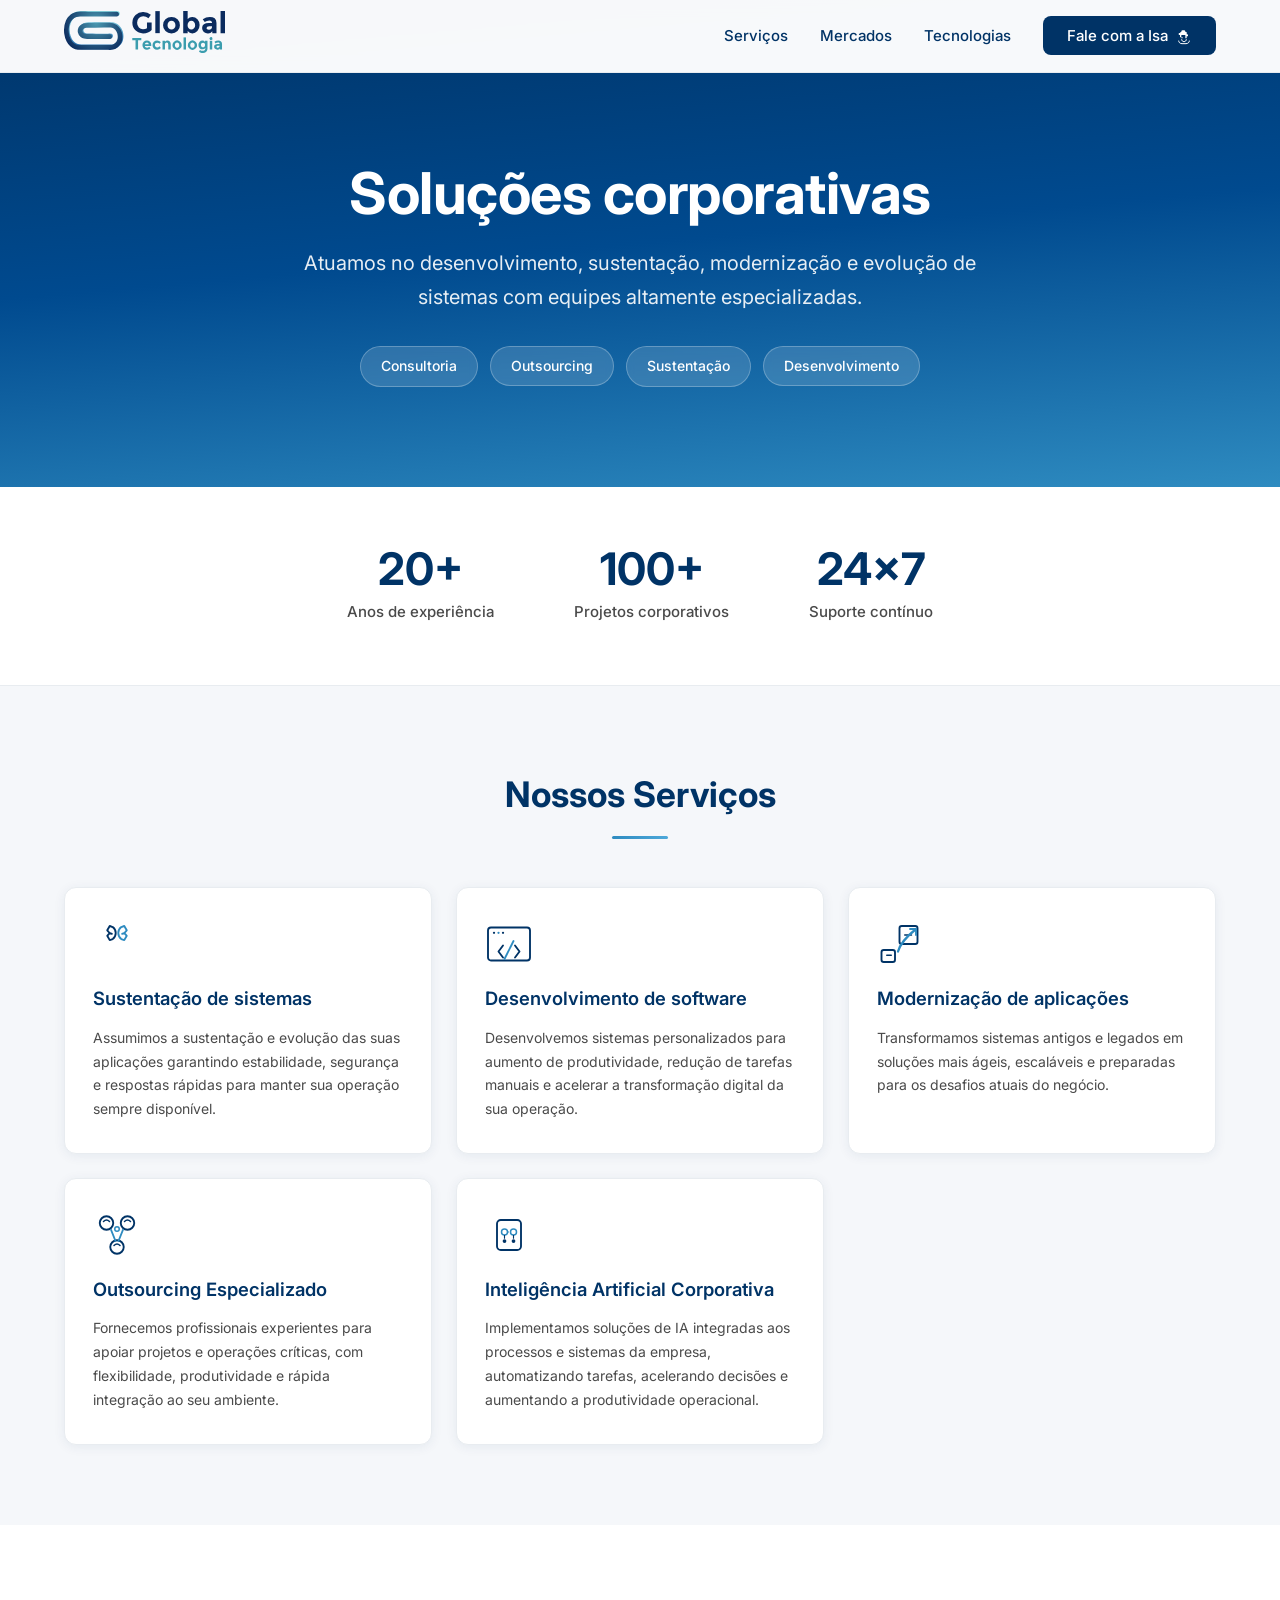
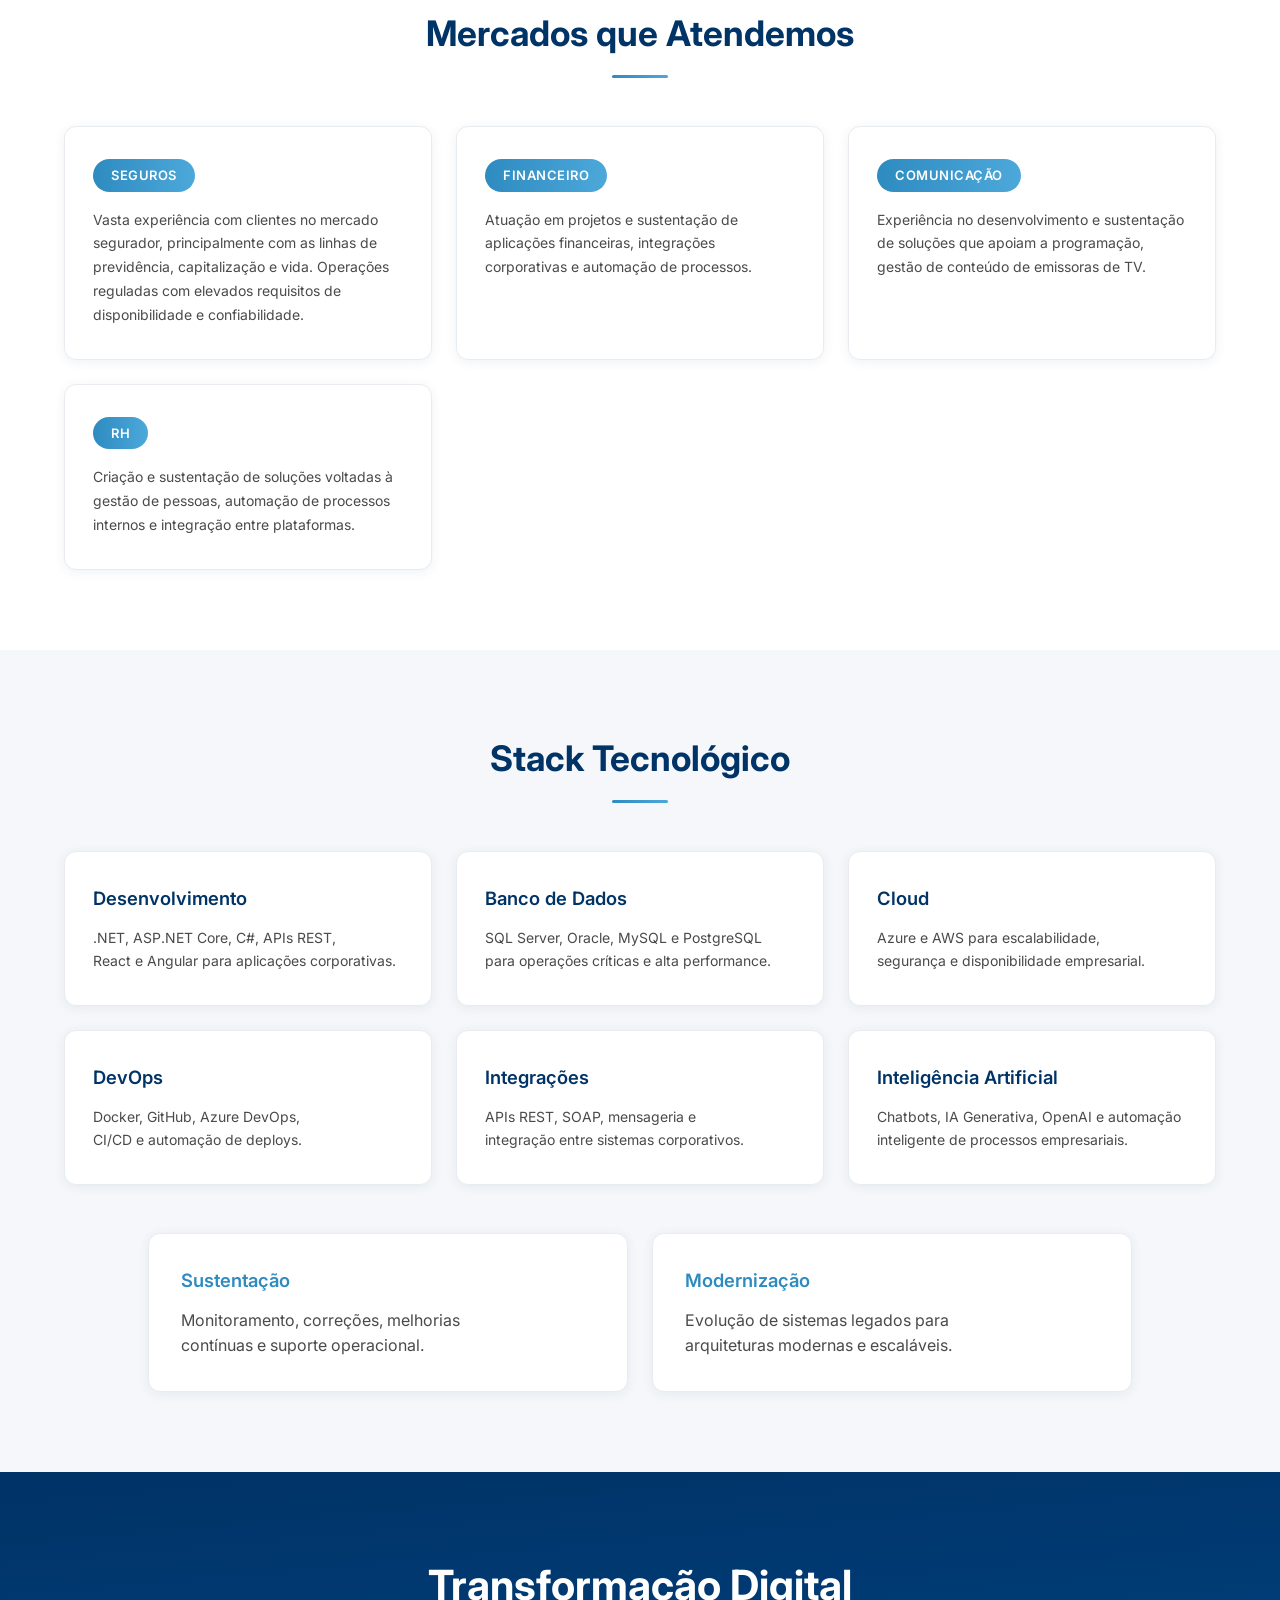
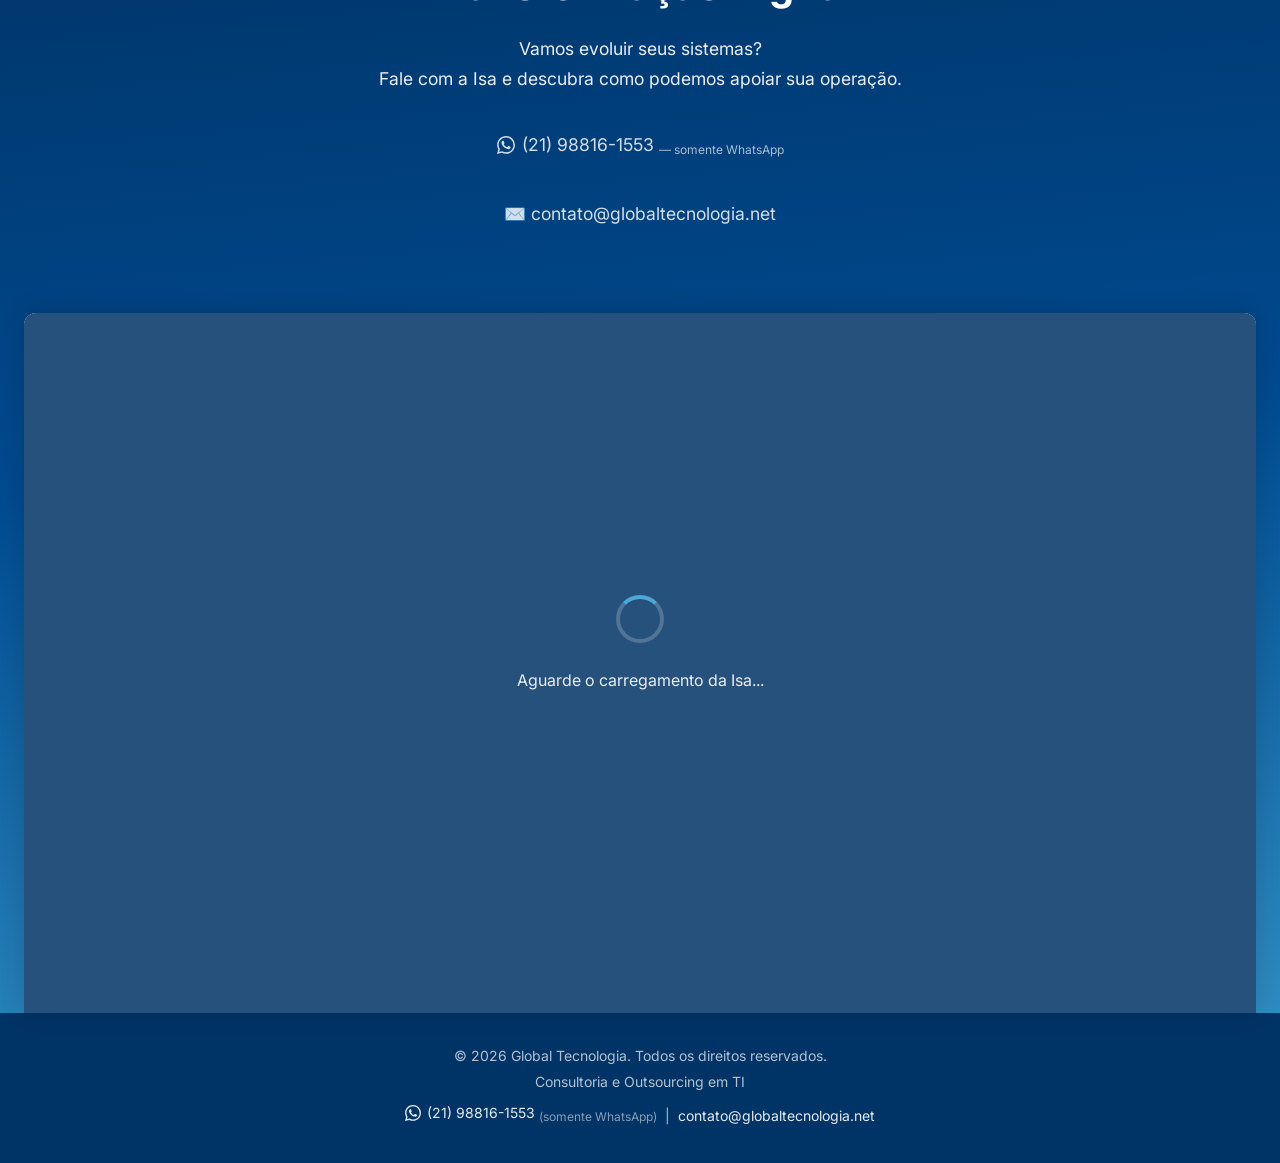
<file: index.html>
<!DOCTYPE html>
<html lang="pt-BR">
<head>
  <meta charset="UTF-8">
  <meta name="viewport" content="width=device-width, initial-scale=1.0">
  <title>Global Tecnologia — Consultoria e Outsourcing em TI</title>
  <meta name="description" content="Soluções corporativas em consultoria e outsourcing em TI. Sustentação, desenvolvimento, modernização de sistemas e inteligência artificial. 20+ anos de experiência.">
  <link rel="icon" type="image/svg+xml" href="images/favicon.svg">
  <link rel="stylesheet" href="css/style.css">
  <!-- Google Fonts -->
  <link rel="preconnect" href="https://fonts.googleapis.com">
  <link rel="preconnect" href="https://fonts.gstatic.com" crossorigin>
  <link href="https://fonts.googleapis.com/css2?family=Inter:wght@400;500;600;700&display=swap" rel="stylesheet">
</head>
<body>

  <!-- ========== HEADER / NAV ========== -->
  <header class="header">
    <div class="container header-inner">
      <a href="#" class="logo-link">
        <img src="images/logo-global-tecnologia.svg" alt="Global Tecnologia" class="logo">
      </a>
      <nav class="nav" id="mainNav">
        <button class="nav-toggle" id="navToggle" aria-label="Abrir menu">
          <span></span><span></span><span></span>
        </button>
        <ul class="nav-list">
          <li><a href="#servicos">Serviços</a></li>
          <li><a href="#mercados">Mercados</a></li>
          <li><a href="#tecnologias">Tecnologias</a></li>
          <li><a href="#contato" class="btn btn-nav">
            Fale com a Isa
            <svg viewBox="0 0 24 24" xmlns="http://www.w3.org/2000/svg" width="16" height="16" style="margin-left:4px;vertical-align:middle;">
              <path d="M12 2a2 2 0 012 2c.74 0 1.45.32 1.91.87l.06.08A2 2 0 0116 7v1h1a1 1 0 011 1v1a1 1 0 01-1 1h-1v1c0 .53-.43 1-1 1s-1-.47-1-1V9H8v2.5c0 .53-.43 1-1 1s-1-.47-1-1V9H5a1 1 0 01-1-1V7a1 1 0 011-1h1V7a2 2 0 01.1-.63l.06-.08A2 2 0 018 4a2 2 0 012-2h2z" fill="#ffffff"/>
              <path d="M9 12a1 1 0 100 2 1 1 0 000-2zm6 0a1 1 0 100 2 1 1 0 000-2z" fill="#ffffff"/>
              <path d="M8.5 16c0 1.5 1.5 3 3.5 3s3.5-1.5 3.5-3" fill="none" stroke="#ffffff" stroke-width="1.5" stroke-linecap="round"/>
              <path d="M4 18c0 2 2 4 5 4h6c3 0 5-2 5-4" fill="none" stroke="#ffffff" stroke-width="1.5" stroke-linecap="round"/>
            </svg>
          </a></li>
        </ul>
      </nav>
    </div>
  </header>

  <!-- ========== HERO ========== -->
  <section class="hero" id="inicio">
    <div class="container hero-inner">
      <h1 class="hero-title">Soluções corporativas</h1>
      <p class="hero-subtitle">
        Atuamos no desenvolvimento, sustentação, modernização e evolução
        de sistemas com equipes altamente especializadas.
      </p>
      <div class="hero-tags">
        <span>Consultoria</span>
        <span>Outsourcing</span>
        <span>Sustentação</span>
        <span>Desenvolvimento</span>
      </div>
    </div>
  </section>

  <!-- ========== NÚMEROS ========== -->
  <section class="numbers">
    <div class="container numbers-grid">
      <div class="number-card">
        <span class="number-value">20+</span>
        <span class="number-label">Anos de experiência</span>
      </div>
      <div class="number-card">
        <span class="number-value">100+</span>
        <span class="number-label">Projetos corporativos</span>
      </div>
      <div class="number-card">
        <span class="number-value">24x7</span>
        <span class="number-label">Suporte contínuo</span>
      </div>
    </div>
  </section>

  <!-- ========== SERVIÇOS ========== -->
  <section class="services" id="servicos">
    <div class="container">
      <h2 class="section-title">Nossos Serviços</h2>
      <div class="cards-grid">
        <div class="card service-card">
          <div class="card-icon">
            <svg viewBox="0 0 64 64" xmlns="http://www.w3.org/2000/svg">
              <path d="M25.2 18.4l-3.4-1.4L19 13.7l3.3-5.7 4 1.4a10 10 0 010 16l-4 1.4-3.3-5.7 2.8-3.3z" fill="none" stroke="#003366" stroke-width="2.5" stroke-linejoin="round"/>
              <path d="M38.8 18.4l3.4-1.4L45 13.7l-3.3-5.7-4 1.4a10 10 0 000 16l4 1.4 3.3-5.7-2.8-3.3z" fill="none" stroke="#2E8BC0" stroke-width="2.5" stroke-linejoin="round"/>
            </svg>
          </div>
          <h3>Sustentação de sistemas</h3>
          <p>Assumimos a sustentação e evolução das suas aplicações garantindo estabilidade, segurança e respostas rápidas para manter sua operação sempre disponível.</p>
        </div>
        <div class="card service-card">
          <div class="card-icon">
            <svg viewBox="0 0 64 64" xmlns="http://www.w3.org/2000/svg">
              <rect x="4" y="10" rx="4" ry="4" width="56" height="44" fill="none" stroke="#003366" stroke-width="2.5"/>
              <circle cx="12" cy="17" r="1.5" fill="#003366"/>
              <circle cx="18" cy="17" r="1.5" fill="#2E8BC0"/>
              <circle cx="24" cy="17" r="1.5" fill="#003366"/>
              <polyline points="24,34 18,42 24,50" fill="none" stroke="#003366" stroke-width="2.5" stroke-linecap="round" stroke-linejoin="round"/>
              <polyline points="40,34 46,42 40,50" fill="none" stroke="#003366" stroke-width="2.5" stroke-linecap="round" stroke-linejoin="round"/>
              <line x1="38" y1="28" x2="26" y2="52" stroke="#2E8BC0" stroke-width="2.5" stroke-linecap="round"/>
            </svg>
          </div>
          <h3>Desenvolvimento de software</h3>
          <p>Desenvolvemos sistemas personalizados para aumento de produtividade, redução de tarefas manuais e acelerar a transformação digital da sua operação.</p>
        </div>
        <div class="card service-card">
          <div class="card-icon">
            <svg viewBox="0 0 64 64" xmlns="http://www.w3.org/2000/svg">
              <rect x="6" y="40" rx="3" ry="3" width="18" height="16" fill="none" stroke="#003366" stroke-width="2.5"/>
              <line x1="13" y1="47" x2="19" y2="47" stroke="#003366" stroke-width="2" stroke-linecap="round"/>
              <rect x="30" y="8" rx="3" ry="3" width="24" height="24" fill="none" stroke="#003366" stroke-width="2.5"/>
              <line x1="37" y1="20" x2="46" y2="20" stroke="#003366" stroke-width="2" stroke-linecap="round"/>
              <path d="M28 42 Q32 28 52 12" fill="none" stroke="#2E8BC0" stroke-width="3" stroke-linecap="round" stroke-linejoin="round"/>
              <polyline points="44,12 52,12 52,20" fill="none" stroke="#2E8BC0" stroke-width="2.5" stroke-linecap="round" stroke-linejoin="round"/>
            </svg>
          </div>
          <h3>Modernização de aplicações</h3>
          <p>Transformamos sistemas antigos e legados em soluções mais ágeis, escaláveis e preparadas para os desafios atuais do negócio.</p>
        </div>
        <div class="card service-card">
          <div class="card-icon">
            <svg viewBox="0 0 64 64" xmlns="http://www.w3.org/2000/svg">
              <circle cx="18" cy="16" r="9" fill="none" stroke="#003366" stroke-width="2.5"/>
              <path d="M14 14 Q18 10 22 14" fill="none" stroke="#003366" stroke-width="2" stroke-linecap="round"/>
              <circle cx="46" cy="16" r="9" fill="none" stroke="#003366" stroke-width="2.5"/>
              <path d="M42 14 Q46 10 50 14" fill="none" stroke="#003366" stroke-width="2" stroke-linecap="round"/>
              <circle cx="32" cy="48" r="9" fill="none" stroke="#003366" stroke-width="2.5"/>
              <path d="M28 46 Q32 42 36 46" fill="none" stroke="#003366" stroke-width="2" stroke-linecap="round"/>
              <line x1="24" y1="25" x2="30" y2="40" stroke="#2E8BC0" stroke-width="2.5" stroke-linecap="round"/>
              <line x1="40" y1="25" x2="34" y2="40" stroke="#2E8BC0" stroke-width="2.5" stroke-linecap="round"/>
              <circle cx="32" cy="24" r="3" fill="none" stroke="#2E8BC0" stroke-width="2"/>
            </svg>
          </div>
          <h3>Outsourcing Especializado</h3>
          <p>Fornecemos profissionais experientes para apoiar projetos e operações críticas, com flexibilidade, produtividade e rápida integração ao seu ambiente.</p>
        </div>
        <div class="card service-card">
          <div class="card-icon">
            <svg viewBox="0 0 64 64" xmlns="http://www.w3.org/2000/svg">
              <rect x="16" y="12" rx="5" ry="5" width="32" height="40" fill="none" stroke="#003366" stroke-width="2.5"/>
              <circle cx="26" cy="28" r="4" fill="none" stroke="#2E8BC0" stroke-width="2"/>
              <circle cx="38" cy="28" r="4" fill="none" stroke="#2E8BC0" stroke-width="2"/>
              <line x1="30" y1="28" x2="34" y2="28" stroke="#2E8BC0" stroke-width="1.5" stroke-dasharray="2,2"/>
              <circle cx="26" cy="40" r="2.5" fill="#003366"/>
              <circle cx="38" cy="40" r="2.5" fill="#003366"/>
              <line x1="26" y1="32" x2="26" y2="37" stroke="#003366" stroke-width="1.5"/>
              <line x1="38" y1="32" x2="38" y2="37" stroke="#003366" stroke-width="1.5"/>
            </svg>
          </div>
          <h3>Inteligência Artificial Corporativa</h3>
          <p>Implementamos soluções de IA integradas aos processos e sistemas da empresa, automatizando tarefas, acelerando decisões e aumentando a produtividade operacional.</p>
        </div>
      </div>
    </div>
  </section>

  <!-- ========== MERCADOS / VERTICAIS ========== -->
  <section class="markets" id="mercados">
    <div class="container">
      <h2 class="section-title">Mercados que Atendemos</h2>
      <div class="cards-grid">
        <div class="card market-card">
          <div class="market-tag">Seguros</div>
          <p>Vasta experiência com clientes no mercado segurador, principalmente com as linhas de previdência, capitalização e vida. Operações reguladas com elevados requisitos de disponibilidade e confiabilidade.</p>
        </div>
        <div class="card market-card">
          <div class="market-tag">Financeiro</div>
          <p>Atuação em projetos e sustentação de aplicações financeiras, integrações corporativas e automação de processos.</p>
        </div>
        <div class="card market-card">
          <div class="market-tag">Comunicação</div>
          <p>Experiência no desenvolvimento e sustentação de soluções que apoiam a programação, gestão de conteúdo de emissoras de TV.</p>
        </div>
        <div class="card market-card">
          <div class="market-tag">RH</div>
          <p>Criação e sustentação de soluções voltadas à gestão de pessoas, automação de processos internos e integração entre plataformas.</p>
        </div>
      </div>
    </div>
  </section>

  <!-- ========== TECNOLOGIAS ========== -->
  <section class="technologies" id="tecnologias">
    <div class="container">
      <h2 class="section-title">Stack Tecnológico</h2>
      <div class="cards-grid tech-grid">
        <div class="card tech-card">
          <h3>Desenvolvimento</h3>
          <p>.NET, ASP.NET Core, C#, APIs REST,<br>React e Angular para aplicações corporativas.</p>
        </div>
        <div class="card tech-card">
          <h3>Banco de Dados</h3>
          <p>SQL Server, Oracle, MySQL e PostgreSQL<br>para operações críticas e alta performance.</p>
        </div>
        <div class="card tech-card">
          <h3>Cloud</h3>
          <p>Azure e AWS para escalabilidade,<br>segurança e disponibilidade empresarial.</p>
        </div>
        <div class="card tech-card">
          <h3>DevOps</h3>
          <p>Docker, GitHub, Azure DevOps,<br>CI/CD e automação de deploys.</p>
        </div>
        <div class="card tech-card">
          <h3>Integrações</h3>
          <p>APIs REST, SOAP, mensageria e<br>integração entre sistemas corporativos.</p>
        </div>
        <div class="card tech-card">
          <h3>Inteligência Artificial</h3>
          <p>Chatbots, IA Generativa, OpenAI e automação<br>inteligente de processos empresariais.</p>
        </div>
      </div>

      <!-- Pilares secundários -->
      <div class="pillars-grid">
        <div class="pillar">
          <h3>Sustentação</h3>
          <p>Monitoramento, correções, melhorias<br>contínuas e suporte operacional.</p>
        </div>
        <div class="pillar">
          <h3>Modernização</h3>
          <p>Evolução de sistemas legados para<br>arquiteturas modernas e escaláveis.</p>
        </div>
      </div>
    </div>
  </section>

  <!-- ========== CTA / ISA CHAT ========== -->
  <section class="cta isa-section" id="contato">
    <div class="container cta-inner">
      <h2>Transformação Digital</h2>
      <p>Vamos evoluir seus sistemas?<br>Fale com a Isa e descubra como podemos apoiar sua operação.</p>
      <div style="margin-top: 24px; font-size: 15px; opacity: .9; line-height: 1.8;">
        <p><a href="https://wa.me/5521988161553" target="_blank" rel="noopener" style="color: var(--branco); text-decoration: none; display: inline-flex; align-items: center; gap: 7px;"><svg viewBox="0 0 24 24" width="18" height="18" fill="currentColor" aria-hidden="true"><path d="M17.472 14.382c-.297-.149-1.758-.867-2.03-.967-.273-.099-.471-.148-.67.15-.197.297-.767.966-.94 1.164-.173.199-.347.223-.644.075-.297-.15-1.255-.463-2.39-1.475-.883-.788-1.48-1.761-1.653-2.059-.173-.297-.018-.458.13-.606.134-.133.298-.347.446-.52.149-.174.198-.298.298-.497.099-.198.05-.371-.025-.52-.075-.149-.669-1.612-.916-2.207-.242-.579-.487-.5-.669-.51-.173-.008-.371-.01-.57-.01-.198 0-.52.074-.792.372-.272.297-1.04 1.016-1.04 2.479 0 1.462 1.065 2.875 1.213 3.074.149.198 2.096 3.2 5.077 4.487.709.306 1.262.489 1.694.625.712.227 1.36.195 1.871.118.571-.085 1.758-.719 2.006-1.413.248-.694.248-1.289.173-1.413-.074-.124-.272-.198-.57-.347m-5.421 7.403h-.004a9.87 9.87 0 01-5.031-1.378l-.361-.214-3.741.982.998-3.648-.235-.374a9.86 9.86 0 01-1.51-5.26c.001-5.45 4.436-9.884 9.888-9.884 2.64 0 5.122 1.03 6.988 2.898a9.825 9.825 0 012.893 6.994c-.003 5.45-4.437 9.884-9.885 9.884m8.413-18.297A11.815 11.815 0 0012.05 0C5.495 0 .16 5.335.157 11.892c0 2.096.547 4.142 1.588 5.945L.057 24l6.305-1.654a11.882 11.882 0 005.683 1.448h.005c6.554 0 11.89-5.335 11.893-11.893a11.821 11.821 0 00-3.48-8.413z"/></svg>(21) 98816-1553</a> <span style="font-size: 12px; opacity: .8;">— somente WhatsApp</span></p>
        <p>✉️ <a href="mailto:contato@globaltecnologia.net" style="color: var(--branco); text-decoration: none;">contato@globaltecnologia.net</a></p>
      </div>
    </div>
    <div class="cta-wrapper">
      <iframe src="https://isa.webconnect.com.br" title="Chat da Isa" class="isa-iframe"></iframe>
      <div class="isa-fallback">
        <h3>⚠️ Isa não está disponível no momento</h3>
        <p>Não foi possível carregar o chat. Tente novamente mais tarde.</p>
      </div>
      <div class="isa-loading">
        <div class="isa-loading-spinner"></div>
        <p>Aguarde o carregamento da Isa...</p>
      </div>
    </div>
  </section>

  <!-- ========== FOOTER ========== -->
  <footer class="footer">
    <div class="container footer-inner">
      <p>&copy; 2026 Global Tecnologia. Todos os direitos reservados.</p>
      <p>Consultoria e Outsourcing em TI</p>
      <p style="margin-top: 8px;">
        <a href="https://wa.me/5521988161553" target="_blank" rel="noopener" style="color: rgba(255,255,255,.9); text-decoration: none; display: inline-flex; align-items: center; gap: 6px;"><svg viewBox="0 0 24 24" width="16" height="16" fill="currentColor" aria-hidden="true"><path d="M17.472 14.382c-.297-.149-1.758-.867-2.03-.967-.273-.099-.471-.148-.67.15-.197.297-.767.966-.94 1.164-.173.199-.347.223-.644.075-.297-.15-1.255-.463-2.39-1.475-.883-.788-1.48-1.761-1.653-2.059-.173-.297-.018-.458.13-.606.134-.133.298-.347.446-.52.149-.174.198-.298.298-.497.099-.198.05-.371-.025-.52-.075-.149-.669-1.612-.916-2.207-.242-.579-.487-.5-.669-.51-.173-.008-.371-.01-.57-.01-.198 0-.52.074-.792.372-.272.297-1.04 1.016-1.04 2.479 0 1.462 1.065 2.875 1.213 3.074.149.198 2.096 3.2 5.077 4.487.709.306 1.262.489 1.694.625.712.227 1.36.195 1.871.118.571-.085 1.758-.719 2.006-1.413.248-.694.248-1.289.173-1.413-.074-.124-.272-.198-.57-.347m-5.421 7.403h-.004a9.87 9.87 0 01-5.031-1.378l-.361-.214-3.741.982.998-3.648-.235-.374a9.86 9.86 0 01-1.51-5.26c.001-5.45 4.436-9.884 9.888-9.884 2.64 0 5.122 1.03 6.988 2.898a9.825 9.825 0 012.893 6.994c-.003 5.45-4.437 9.884-9.885 9.884m8.413-18.297A11.815 11.815 0 0012.05 0C5.495 0 .16 5.335.157 11.892c0 2.096.547 4.142 1.588 5.945L.057 24l6.305-1.654a11.882 11.882 0 005.683 1.448h.005c6.554 0 11.89-5.335 11.893-11.893a11.821 11.821 0 00-3.48-8.413z"/></svg>(21) 98816-1553</a> <span style="font-size: 12px; opacity: .75;">(somente WhatsApp)</span>
        &nbsp;|&nbsp;
        <a href="mailto:contato@globaltecnologia.net" style="color: rgba(255,255,255,.9); text-decoration: none;">contato@globaltecnologia.net</a>
      </p>
    </div>
  </footer>

  <script src="javascript/main.js"></script>
</body>
</html>
</file>
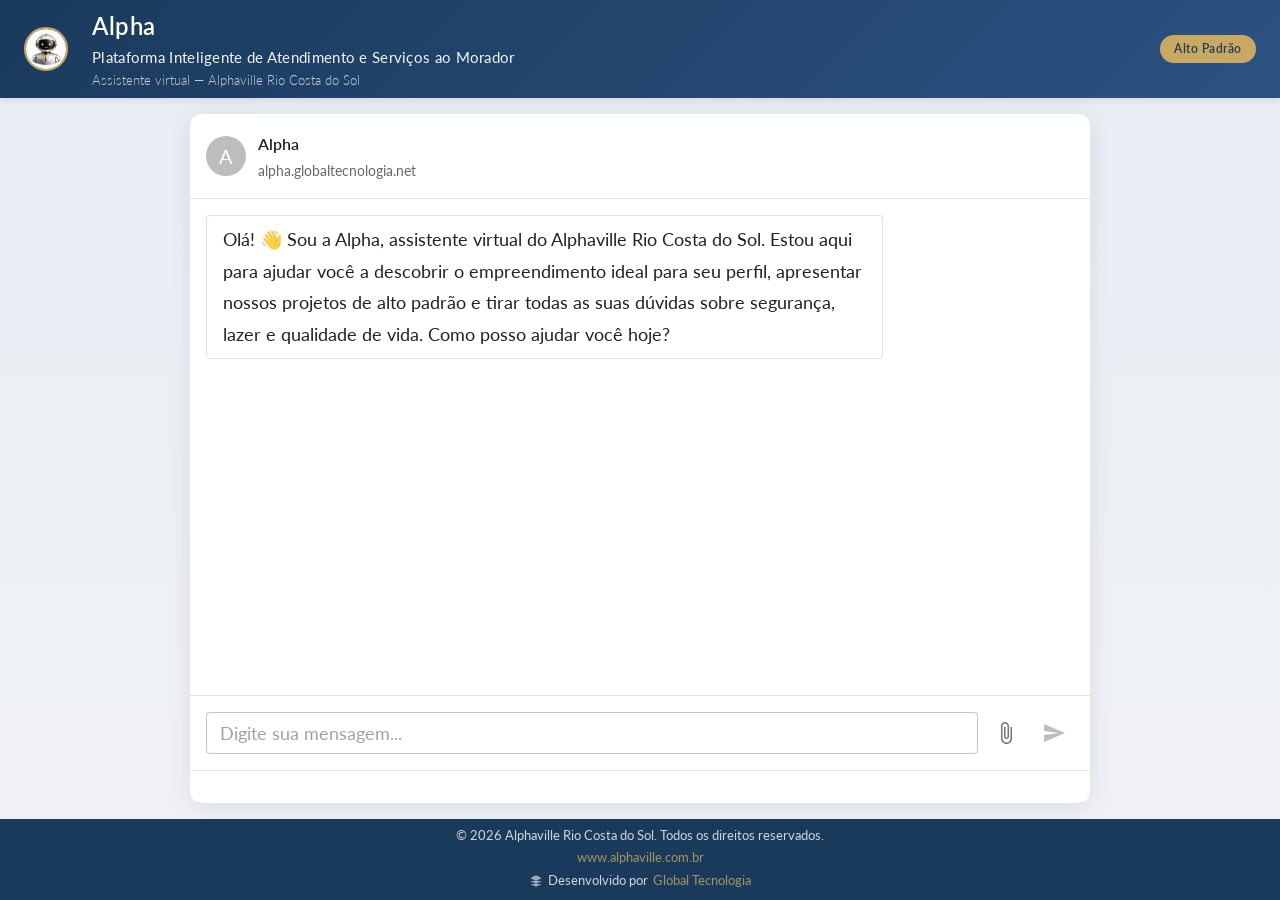
<file: alpha/index.html>
<!doctype html>
<html lang="pt-BR">
  <head>
    <meta charset="UTF-8" />
    <meta name="viewport" content="width=device-width, initial-scale=1.0" />
    <meta http-equiv="Cache-Control" content="no-cache, no-store, must-revalidate">
    <meta http-equiv="Pragma" content="no-cache">
    <meta http-equiv="Expires" content="0">
    <title>Alpha | Alphaville Rio Costa do Sol</title>
    <meta name="description" content="Assistente virtual do Alphaville Rio Costa do Sol - Alto padrão em empreendimentos imobiliários" />
    <link rel="icon" type="image/svg+xml" href="/favicon.svg" />
    <link rel="preconnect" href="https://fonts.googleapis.com">
    <link rel="preconnect" href="https://fonts.gstatic.com" crossorigin>
    <link href="https://fonts.googleapis.com/css2?family=Playfair+Display:wght@400;500;600;700&family=Lato:wght@300;400;500;600;700&display=swap" rel="stylesheet">
    <script type="module" crossorigin src="/alpha/assets/index-GfurpAfI.js"></script>
    <link rel="stylesheet" crossorigin href="/alpha/assets/index-D7XDN2ZZ.css">
  </head>
  <body>
    <div id="root"></div>
  </body>
</html>
</file>
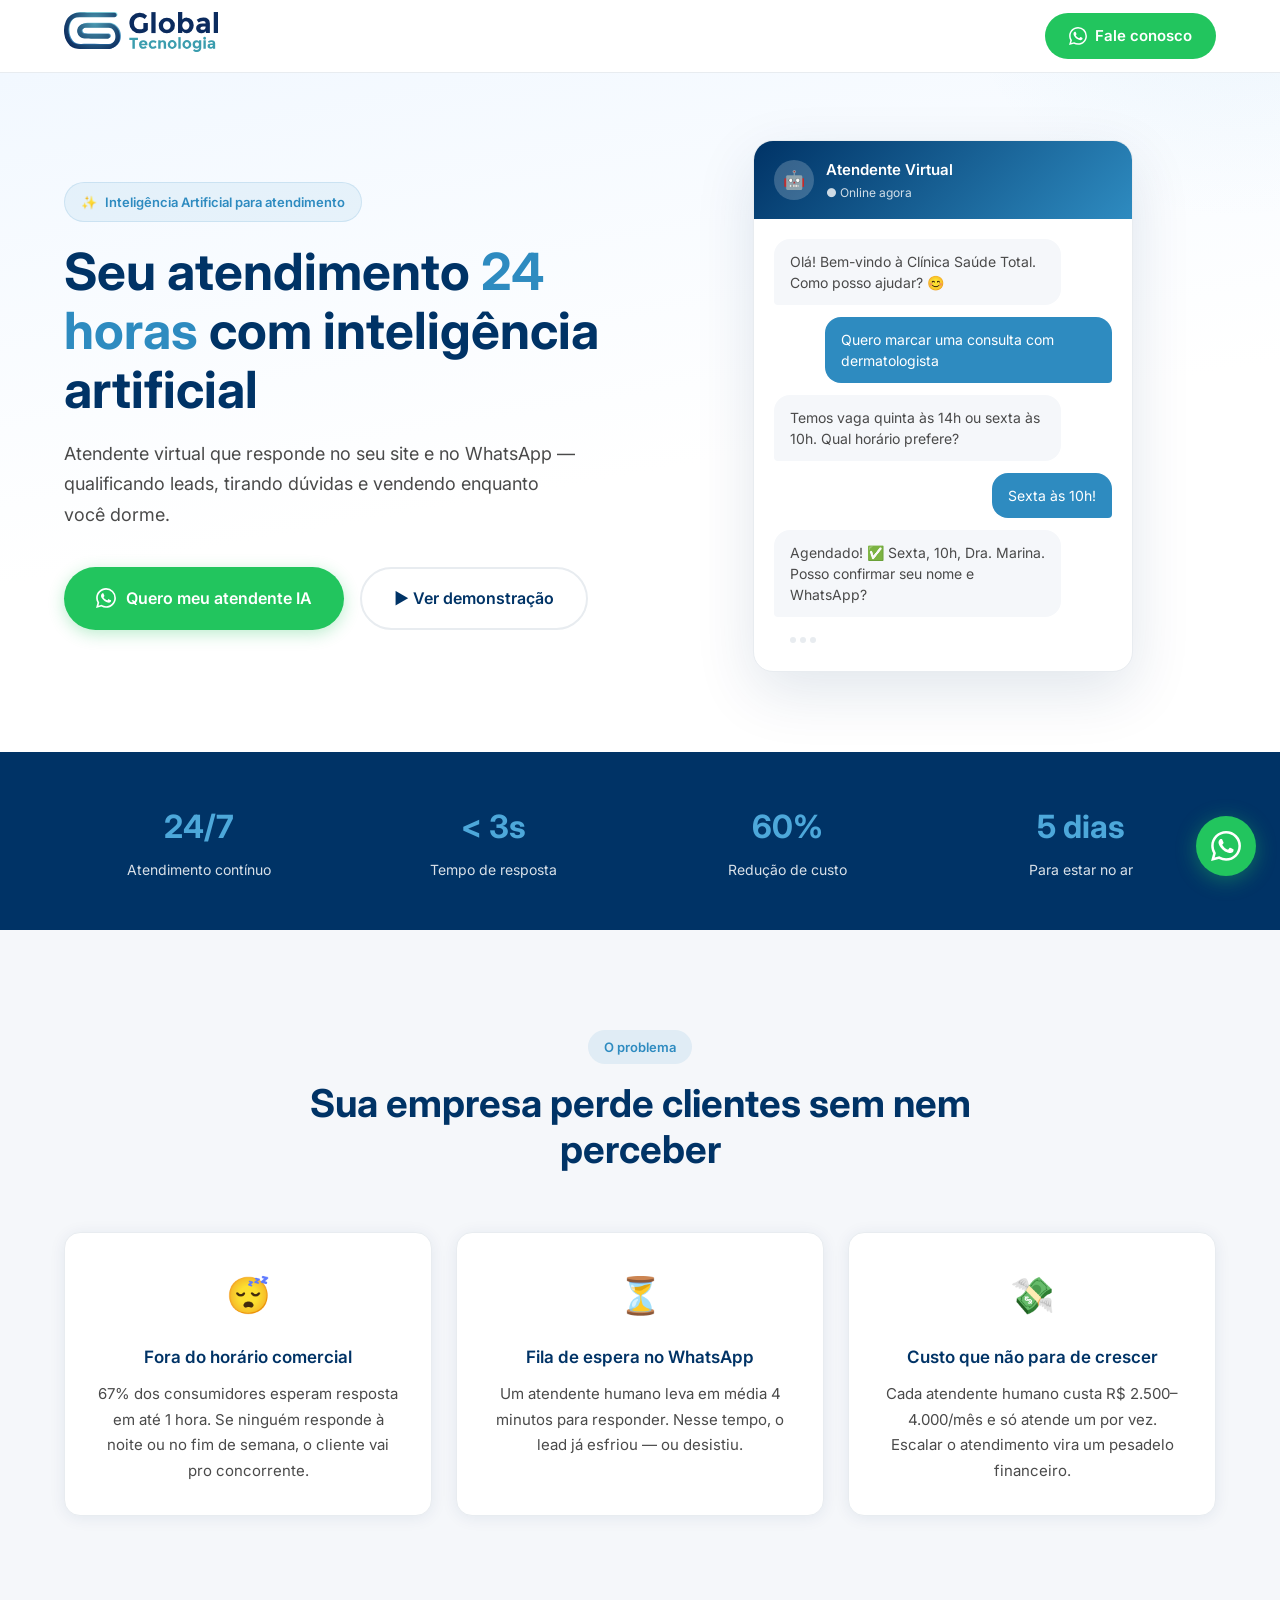
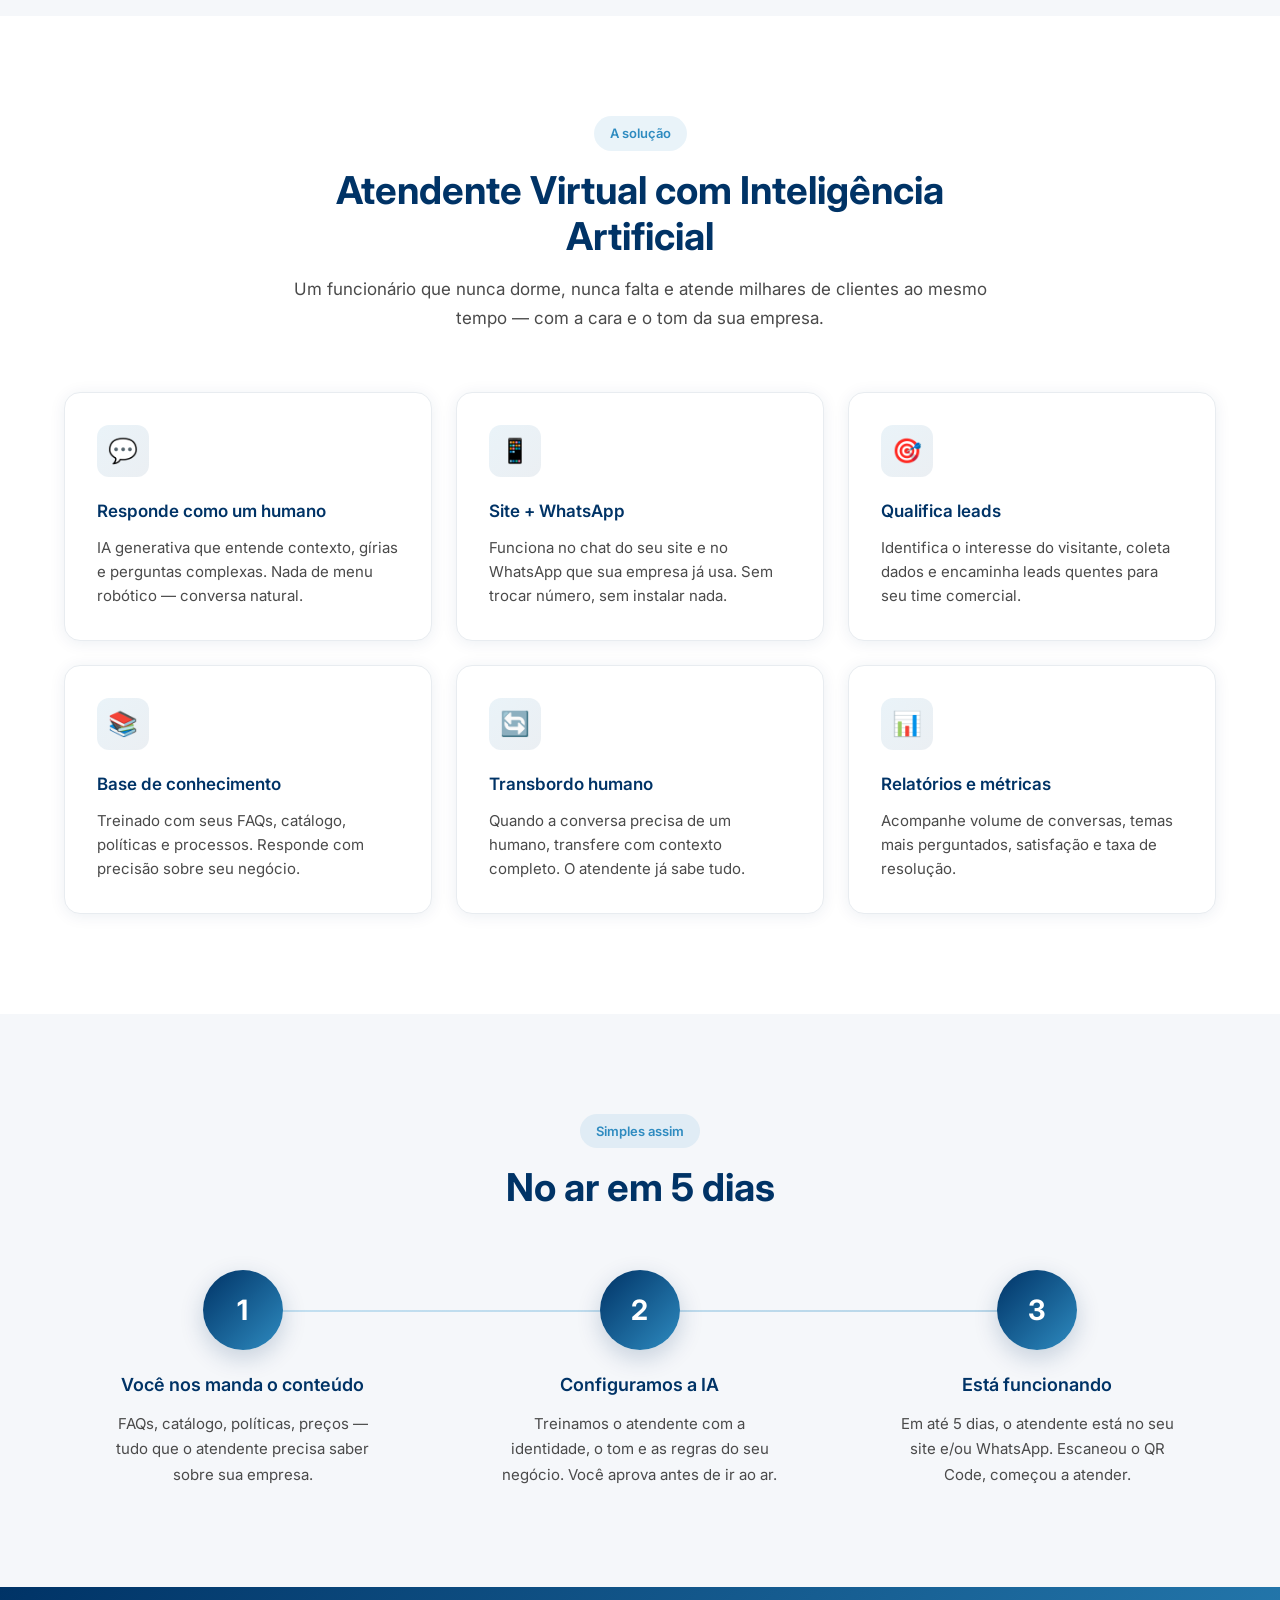
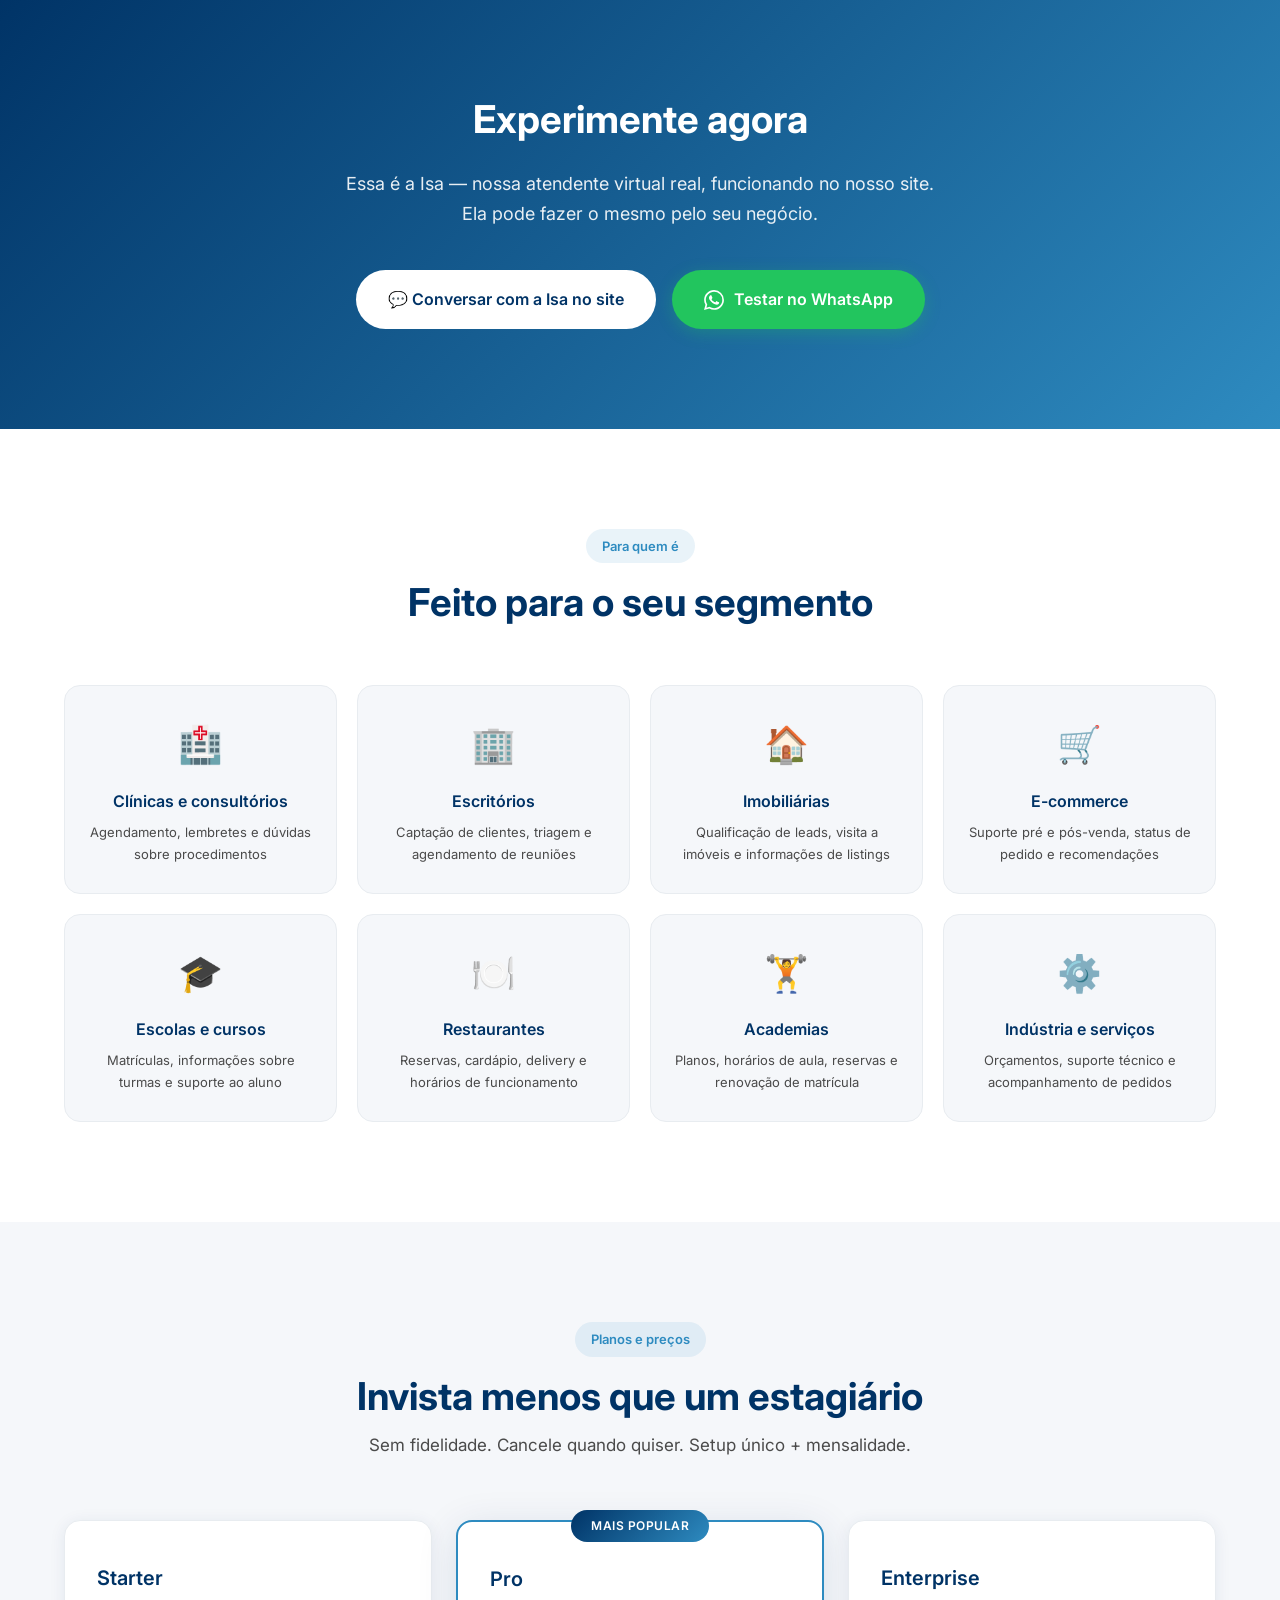
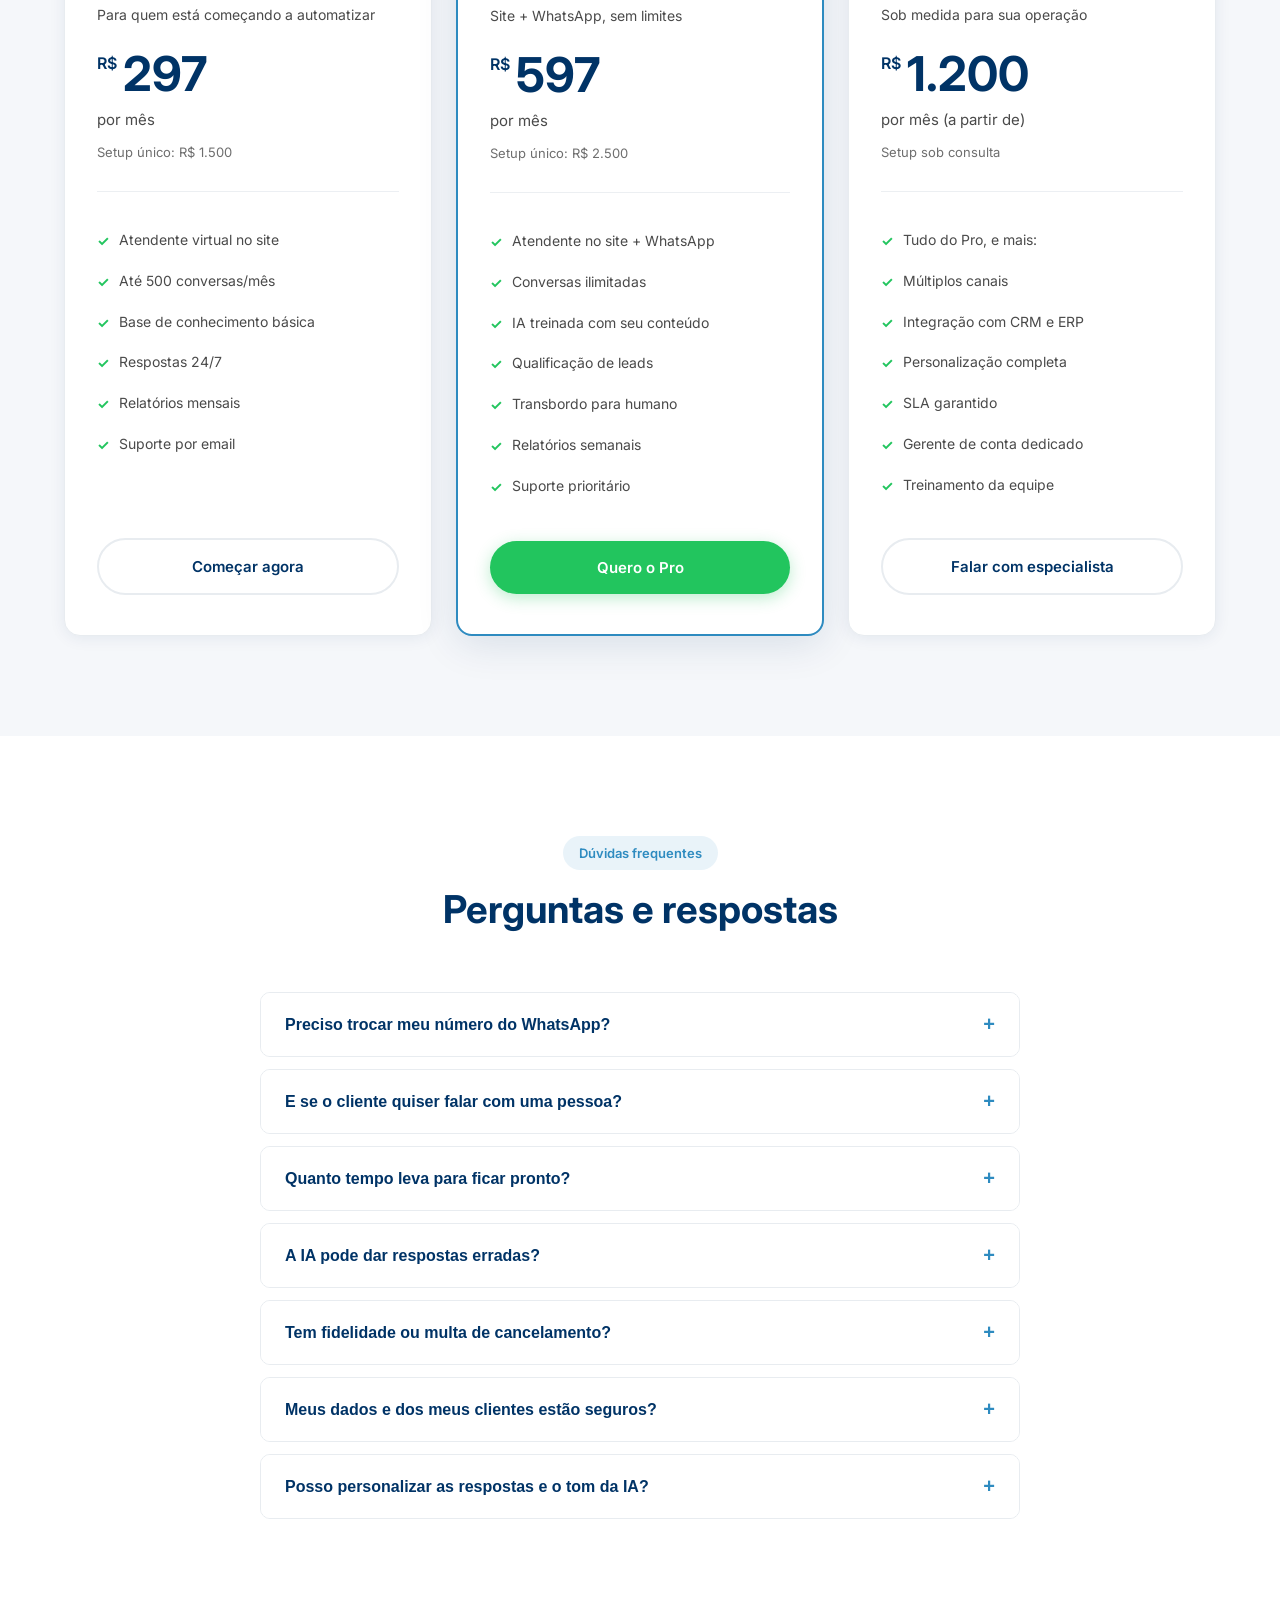
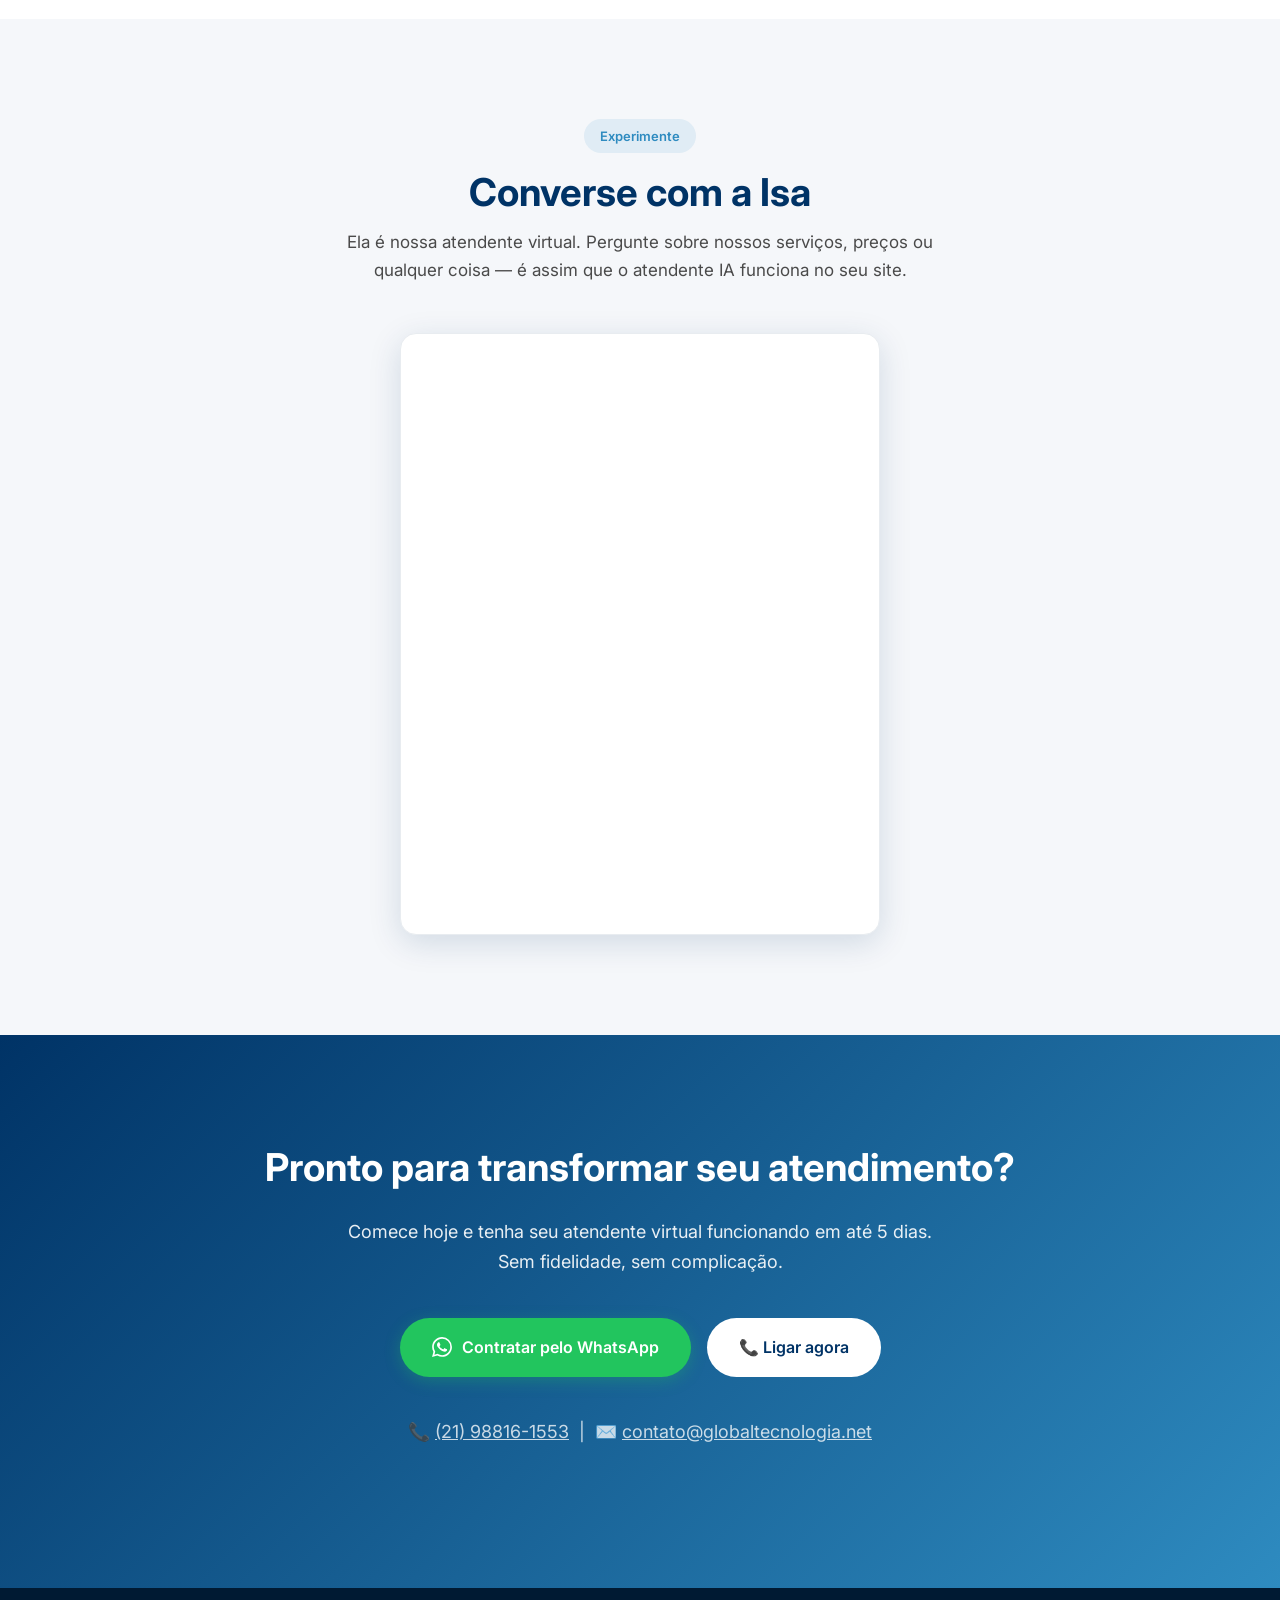
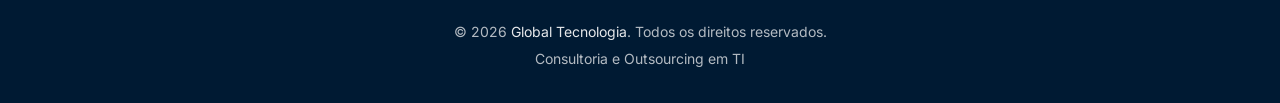
<file: chatbot/index.html>
<!DOCTYPE html>
<html lang="pt-BR">
<head>
  <meta charset="UTF-8">
  <meta name="viewport" content="width=device-width, initial-scale=1.0">
  <title>Atendente Virtual IA — Global Tecnologia</title>
  <meta name="description" content="Atendimento inteligente 24h para sua empresa, no site e no WhatsApp. Reduza custos, aumente vendas e nunca perca um cliente por falta de resposta.">
  <link rel="icon" type="image/svg+xml" href="../images/favicon.svg">
  <link rel="stylesheet" href="style.css">
  <link rel="preconnect" href="https://fonts.googleapis.com">
  <link rel="preconnect" href="https://fonts.gstatic.com" crossorigin>
  <link href="https://fonts.googleapis.com/css2?family=Inter:wght@400;500;600;700&display=swap" rel="stylesheet">
</head>
<body>

  <!-- HEADER -->
  <header class="landing-header" id="top">
    <div class="container header-inner">
      <a href="../">
        <img src="../images/logo-global-tecnologia.svg" alt="Global Tecnologia" class="logo">
      </a>
      <a href="https://wa.me/5521988161553?text=Ol%C3%A1!%20Quero%20saber%20mais%20sobre%20o%20Atendente%20Virtual%20IA." class="header-cta" target="_blank" rel="noopener">
        <svg viewBox="0 0 24 24" width="18" height="18" fill="currentColor"><path d="M17.472 14.382c-.297-.149-1.758-.867-2.03-.967-.273-.099-.471-.148-.67.15-.197.297-.767.966-.94 1.164-.173.199-.347.223-.644.075-.297-.15-1.255-.463-2.39-1.475-.883-.788-1.48-1.761-1.653-2.059-.173-.297-.018-.458.13-.606.134-.133.298-.347.446-.52.149-.174.198-.298.298-.497.099-.198.05-.371-.025-.52-.075-.149-.669-1.612-.916-2.207-.242-.579-.487-.5-.669-.51-.173-.008-.371-.01-.57-.01-.198 0-.52.074-.792.372-.272.297-1.04 1.016-1.04 2.479 0 1.462 1.065 2.875 1.213 3.074.149.198 2.096 3.2 5.077 4.487.709.306 1.262.489 1.694.625.712.227 1.36.195 1.871.118.571-.085 1.758-.719 2.006-1.413.248-.694.248-1.289.173-1.413-.074-.124-.272-.198-.57-.347m-5.421 7.403h-.004a9.87 9.87 0 01-5.031-1.378l-.361-.214-3.741.982.998-3.648-.235-.374a9.86 9.86 0 01-1.51-5.26c.001-5.45 4.436-9.884 9.888-9.884 2.64 0 5.122 1.03 6.988 2.898a9.825 9.825 0 012.893 6.994c-.003 5.45-4.437 9.884-9.885 9.884m8.413-18.297A11.815 11.815 0 0012.05 0C5.495 0 .16 5.335.157 11.892c0 2.096.547 4.142 1.588 5.945L.057 24l6.305-1.654a11.882 11.882 0 005.683 1.448h.005c6.554 0 11.89-5.335 11.893-11.893a11.821 11.821 0 00-3.48-8.413z"/></svg>
        <span>Fale conosco</span>
      </a>
    </div>
  </header>

  <!-- HERO -->
  <section class="hero">
    <div class="container">
      <div class="hero-grid">
        <div class="hero-content">
          <div class="hero-badge">Inteligência Artificial para atendimento</div>
          <h1>Seu atendimento <span>24 horas</span> com inteligência artificial</h1>
          <p class="hero-subtitle">
            Atendente virtual que responde no seu site e no WhatsApp — 
            qualificando leads, tirando dúvidas e vendendo enquanto você dorme.
          </p>
          <div class="hero-actions">
            <a href="https://wa.me/5521988161553?text=Ol%C3%A1!%20Quero%20testar%20o%20Atendente%20Virtual%20IA%20na%20minha%20empresa." class="btn-primary" target="_blank" rel="noopener">
              <svg viewBox="0 0 24 24" width="20" height="20" fill="currentColor"><path d="M17.472 14.382c-.297-.149-1.758-.867-2.03-.967-.273-.099-.471-.148-.67.15-.197.297-.767.966-.94 1.164-.173.199-.347.223-.644.075-.297-.15-1.255-.463-2.39-1.475-.883-.788-1.48-1.761-1.653-2.059-.173-.297-.018-.458.13-.606.134-.133.298-.347.446-.52.149-.174.198-.298.298-.497.099-.198.05-.371-.025-.52-.075-.149-.669-1.612-.916-2.207-.242-.579-.487-.5-.669-.51-.173-.008-.371-.01-.57-.01-.198 0-.52.074-.792.372-.272.297-1.04 1.016-1.04 2.479 0 1.462 1.065 2.875 1.213 3.074.149.198 2.096 3.2 5.077 4.487.709.306 1.262.489 1.694.625.712.227 1.36.195 1.871.118.571-.085 1.758-.719 2.006-1.413.248-.694.248-1.289.173-1.413-.074-.124-.272-.198-.57-.347m-5.421 7.403h-.004a9.87 9.87 0 01-5.031-1.378l-.361-.214-3.741.982.998-3.648-.235-.374a9.86 9.86 0 01-1.51-5.26c.001-5.45 4.436-9.884 9.888-9.884 2.64 0 5.122 1.03 6.988 2.898a9.825 9.825 0 012.893 6.994c-.003 5.45-4.437 9.884-9.885 9.884m8.413-18.297A11.815 11.815 0 0012.05 0C5.495 0 .16 5.335.157 11.892c0 2.096.547 4.142 1.588 5.945L.057 24l6.305-1.654a11.882 11.882 0 005.683 1.448h.005c6.554 0 11.89-5.335 11.893-11.893a11.821 11.821 0 00-3.48-8.413z"/></svg>
              Quero meu atendente IA
            </a>
            <a href="#demo" class="btn-secondary">
              ▶ Ver demonstração
            </a>
          </div>
        </div>
        <div class="hero-visual">
          <div class="chat-mockup">
            <div class="chat-mockup-header">
              <div class="chat-mockup-avatar">🤖</div>
              <div class="chat-mockup-info">
                <div class="chat-mockup-name">Atendente Virtual</div>
                <div class="chat-mockup-status">● Online agora</div>
              </div>
            </div>
            <div class="chat-mockup-body">
              <div class="chat-bubble received">Olá! Bem-vindo à Clínica Saúde Total. Como posso ajudar? 😊</div>
              <div class="chat-bubble sent">Quero marcar uma consulta com dermatologista</div>
              <div class="chat-bubble received">Temos vaga quinta às 14h ou sexta às 10h. Qual horário prefere?</div>
              <div class="chat-bubble sent">Sexta às 10h!</div>
              <div class="chat-bubble received">Agendado! ✅ Sexta, 10h, Dra. Marina. Posso confirmar seu nome e WhatsApp?</div>
              <div class="chat-typing"><span></span><span></span><span></span></div>
            </div>
          </div>
        </div>
      </div>
    </div>
  </section>

  <!-- PROVA SOCIAL -->
  <section class="proof-bar">
    <div class="container">
      <div class="proof-grid">
        <div class="proof-item">
          <div class="proof-value">24/7</div>
          <div class="proof-label">Atendimento contínuo</div>
        </div>
        <div class="proof-item">
          <div class="proof-value">&lt; 3s</div>
          <div class="proof-label">Tempo de resposta</div>
        </div>
        <div class="proof-item">
          <div class="proof-value">60%</div>
          <div class="proof-label">Redução de custo</div>
        </div>
        <div class="proof-item">
          <div class="proof-value">5 dias</div>
          <div class="proof-label">Para estar no ar</div>
        </div>
      </div>
    </div>
  </section>

  <!-- PROBLEMA -->
  <section class="problem">
    <div class="container">
      <div class="problem-header">
        <span class="tag">O problema</span>
        <h2>Sua empresa perde clientes sem nem perceber</h2>
      </div>
      <div class="problem-grid">
        <div class="problem-card">
          <div class="problem-icon">😴</div>
          <h3>Fora do horário comercial</h3>
          <p>67% dos consumidores esperam resposta em até 1 hora. Se ninguém responde à noite ou no fim de semana, o cliente vai pro concorrente.</p>
        </div>
        <div class="problem-card">
          <div class="problem-icon">⏳</div>
          <h3>Fila de espera no WhatsApp</h3>
          <p>Um atendente humano leva em média 4 minutos para responder. Nesse tempo, o lead já esfriou — ou desistiu.</p>
        </div>
        <div class="problem-card">
          <div class="problem-icon">💸</div>
          <h3>Custo que não para de crescer</h3>
          <p>Cada atendente humano custa R$ 2.500–4.000/mês e só atende um por vez. Escalar o atendimento vira um pesadelo financeiro.</p>
        </div>
      </div>
    </div>
  </section>

  <!-- FUNCIONALIDADES -->
  <section class="features" id="recursos">
    <div class="container">
      <div class="features-header">
        <span class="tag">A solução</span>
        <h2>Atendente Virtual com Inteligência Artificial</h2>
        <p>Um funcionário que nunca dorme, nunca falta e atende milhares de clientes ao mesmo tempo — com a cara e o tom da sua empresa.</p>
      </div>
      <div class="features-grid">
        <div class="feature-card">
          <div class="feature-icon">💬</div>
          <h3>Responde como um humano</h3>
          <p>IA generativa que entende contexto, gírias e perguntas complexas. Nada de menu robótico — conversa natural.</p>
        </div>
        <div class="feature-card">
          <div class="feature-icon">📱</div>
          <h3>Site + WhatsApp</h3>
          <p>Funciona no chat do seu site e no WhatsApp que sua empresa já usa. Sem trocar número, sem instalar nada.</p>
        </div>
        <div class="feature-card">
          <div class="feature-icon">🎯</div>
          <h3>Qualifica leads</h3>
          <p>Identifica o interesse do visitante, coleta dados e encaminha leads quentes para seu time comercial.</p>
        </div>
        <div class="feature-card">
          <div class="feature-icon">📚</div>
          <h3>Base de conhecimento</h3>
          <p>Treinado com seus FAQs, catálogo, políticas e processos. Responde com precisão sobre seu negócio.</p>
        </div>
        <div class="feature-card">
          <div class="feature-icon">🔄</div>
          <h3>Transbordo humano</h3>
          <p>Quando a conversa precisa de um humano, transfere com contexto completo. O atendente já sabe tudo.</p>
        </div>
        <div class="feature-card">
          <div class="feature-icon">📊</div>
          <h3>Relatórios e métricas</h3>
          <p>Acompanhe volume de conversas, temas mais perguntados, satisfação e taxa de resolução.</p>
        </div>
      </div>
    </div>
  </section>

  <!-- COMO FUNCIONA -->
  <section class="how-it-works">
    <div class="container">
      <div class="how-header">
        <span class="tag">Simples assim</span>
        <h2>No ar em 5 dias</h2>
      </div>
      <div class="steps">
        <div class="step">
          <div class="step-number">1</div>
          <h3>Você nos manda o conteúdo</h3>
          <p>FAQs, catálogo, políticas, preços — tudo que o atendente precisa saber sobre sua empresa.</p>
        </div>
        <div class="step">
          <div class="step-number">2</div>
          <h3>Configuramos a IA</h3>
          <p>Treinamos o atendente com a identidade, o tom e as regras do seu negócio. Você aprova antes de ir ao ar.</p>
        </div>
        <div class="step">
          <div class="step-number">3</div>
          <h3>Está funcionando</h3>
          <p>Em até 5 dias, o atendente está no seu site e/ou WhatsApp. Escaneou o QR Code, começou a atender.</p>
        </div>
      </div>
    </div>
  </section>

  <!-- DEMO -->
  <section class="demo-section" id="demo">
    <div class="container">
      <h2>Experimente agora</h2>
      <p>Essa é a Isa — nossa atendente virtual real, funcionando no nosso site. Ela pode fazer o mesmo pelo seu negócio.</p>
      <div class="demo-actions">
        <a href="#isa-chat" class="btn-demo" onclick="document.getElementById('isa-section').scrollIntoView({behavior:'smooth'}); return false;">
          💬 Conversar com a Isa no site
        </a>
        <a href="https://wa.me/5521988161553?text=Ol%C3%A1!%20Quero%20testar%20o%20atendente%20virtual%20no%20WhatsApp." class="btn-whatsapp" target="_blank" rel="noopener">
          <svg viewBox="0 0 24 24" width="20" height="20" fill="currentColor"><path d="M17.472 14.382c-.297-.149-1.758-.867-2.03-.967-.273-.099-.471-.148-.67.15-.197.297-.767.966-.94 1.164-.173.199-.347.223-.644.075-.297-.15-1.255-.463-2.39-1.475-.883-.788-1.48-1.761-1.653-2.059-.173-.297-.018-.458.13-.606.134-.133.298-.347.446-.52.149-.174.198-.298.298-.497.099-.198.05-.371-.025-.52-.075-.149-.669-1.612-.916-2.207-.242-.579-.487-.5-.669-.51-.173-.008-.371-.01-.57-.01-.198 0-.52.074-.792.372-.272.297-1.04 1.016-1.04 2.479 0 1.462 1.065 2.875 1.213 3.074.149.198 2.096 3.2 5.077 4.487.709.306 1.262.489 1.694.625.712.227 1.36.195 1.871.118.571-.085 1.758-.719 2.006-1.413.248-.694.248-1.289.173-1.413-.074-.124-.272-.198-.57-.347m-5.421 7.403h-.004a9.87 9.87 0 01-5.031-1.378l-.361-.214-3.741.982.998-3.648-.235-.374a9.86 9.86 0 01-1.51-5.26c.001-5.45 4.436-9.884 9.888-9.884 2.64 0 5.122 1.03 6.988 2.898a9.825 9.825 0 012.893 6.994c-.003 5.45-4.437 9.884-9.885 9.884m8.413-18.297A11.815 11.815 0 0012.05 0C5.495 0 .16 5.335.157 11.892c0 2.096.547 4.142 1.588 5.945L.057 24l6.305-1.654a11.882 11.882 0 005.683 1.448h.005c6.554 0 11.89-5.335 11.893-11.893a11.821 11.821 0 00-3.48-8.413z"/></svg>
          Testar no WhatsApp
        </a>
      </div>
    </div>
  </section>

  <!-- PARA QUEM -->
  <section class="segments">
    <div class="container">
      <div class="segments-header">
        <span class="tag">Para quem é</span>
        <h2>Feito para o seu segmento</h2>
      </div>
      <div class="segments-grid">
        <div class="segment-card">
          <div class="segment-icon">🏥</div>
          <h3>Clínicas e consultórios</h3>
          <p>Agendamento, lembretes e dúvidas sobre procedimentos</p>
        </div>
        <div class="segment-card">
          <div class="segment-icon">🏢</div>
          <h3>Escritórios</h3>
          <p>Captação de clientes, triagem e agendamento de reuniões</p>
        </div>
        <div class="segment-card">
          <div class="segment-icon">🏠</div>
          <h3>Imobiliárias</h3>
          <p>Qualificação de leads, visita a imóveis e informações de listings</p>
        </div>
        <div class="segment-card">
          <div class="segment-icon">🛒</div>
          <h3>E-commerce</h3>
          <p>Suporte pré e pós-venda, status de pedido e recomendações</p>
        </div>
        <div class="segment-card">
          <div class="segment-icon">🎓</div>
          <h3>Escolas e cursos</h3>
          <p>Matrículas, informações sobre turmas e suporte ao aluno</p>
        </div>
        <div class="segment-card">
          <div class="segment-icon">🍽️</div>
          <h3>Restaurantes</h3>
          <p>Reservas, cardápio, delivery e horários de funcionamento</p>
        </div>
        <div class="segment-card">
          <div class="segment-icon">🏋️</div>
          <h3>Academias</h3>
          <p>Planos, horários de aula, reservas e renovação de matrícula</p>
        </div>
        <div class="segment-card">
          <div class="segment-icon">⚙️</div>
          <h3>Indústria e serviços</h3>
          <p>Orçamentos, suporte técnico e acompanhamento de pedidos</p>
        </div>
      </div>
    </div>
  </section>

  <!-- PLANOS -->
  <section class="pricing" id="planos">
    <div class="container">
      <div class="pricing-header">
        <span class="tag">Planos e preços</span>
        <h2>Invista menos que um estagiário</h2>
        <p>Sem fidelidade. Cancele quando quiser. Setup único + mensalidade.</p>
      </div>
      <div class="pricing-grid">

        <!-- STARTER -->
        <div class="pricing-card">
          <div class="pricing-name">Starter</div>
          <div class="pricing-desc">Para quem está começando a automatizar</div>
          <div class="pricing-price">
            <span class="pricing-currency">R$</span>
            <span class="pricing-amount">297</span>
          </div>
          <div class="pricing-period">por mês</div>
          <div class="pricing-setup">Setup único: R$ 1.500</div>
          <ul class="pricing-features">
            <li>Atendente virtual no site</li>
            <li>Até 500 conversas/mês</li>
            <li>Base de conhecimento básica</li>
            <li>Respostas 24/7</li>
            <li>Relatórios mensais</li>
            <li>Suporte por email</li>
          </ul>
          <a href="https://wa.me/5521988161553?text=Ol%C3%A1!%20Quero%20contratar%20o%20plano%20Starter%20do%20Atendente%20Virtual." class="pricing-cta secondary" target="_blank" rel="noopener">Começar agora</a>
        </div>

        <!-- PRO -->
        <div class="pricing-card featured">
          <div class="pricing-badge">Mais popular</div>
          <div class="pricing-name">Pro</div>
          <div class="pricing-desc">Site + WhatsApp, sem limites</div>
          <div class="pricing-price">
            <span class="pricing-currency">R$</span>
            <span class="pricing-amount">597</span>
          </div>
          <div class="pricing-period">por mês</div>
          <div class="pricing-setup">Setup único: R$ 2.500</div>
          <ul class="pricing-features">
            <li>Atendente no site + WhatsApp</li>
            <li>Conversas ilimitadas</li>
            <li>IA treinada com seu conteúdo</li>
            <li>Qualificação de leads</li>
            <li>Transbordo para humano</li>
            <li>Relatórios semanais</li>
            <li>Suporte prioritário</li>
          </ul>
          <a href="https://wa.me/5521988161553?text=Ol%C3%A1!%20Quero%20contratar%20o%20plano%20Pro%20do%20Atendente%20Virtual." class="pricing-cta primary" target="_blank" rel="noopener">Quero o Pro</a>
        </div>

        <!-- ENTERPRISE -->
        <div class="pricing-card">
          <div class="pricing-name">Enterprise</div>
          <div class="pricing-desc">Sob medida para sua operação</div>
          <div class="pricing-price">
            <span class="pricing-currency">R$</span>
            <span class="pricing-amount">1.200</span>
          </div>
          <div class="pricing-period">por mês (a partir de)</div>
          <div class="pricing-setup">Setup sob consulta</div>
          <ul class="pricing-features">
            <li>Tudo do Pro, e mais:</li>
            <li>Múltiplos canais</li>
            <li>Integração com CRM e ERP</li>
            <li>Personalização completa</li>
            <li>SLA garantido</li>
            <li>Gerente de conta dedicado</li>
            <li>Treinamento da equipe</li>
          </ul>
          <a href="https://wa.me/5521988161553?text=Ol%C3%A1!%20Quero%20saber%20mais%20sobre%20o%20plano%20Enterprise%20do%20Atendente%20Virtual." class="pricing-cta secondary" target="_blank" rel="noopener">Falar com especialista</a>
        </div>

      </div>
    </div>
  </section>

  <!-- FAQ -->
  <section class="faq" id="faq">
    <div class="container">
      <div class="faq-header">
        <span class="tag">Dúvidas frequentes</span>
        <h2>Perguntas e respostas</h2>
      </div>
      <div class="faq-list">

        <div class="faq-item">
          <button class="faq-question">
            Preciso trocar meu número do WhatsApp?
            <span class="faq-icon">+</span>
          </button>
          <div class="faq-answer">
            <div class="faq-answer-inner">
              Não. O atendente virtual funciona no WhatsApp que sua empresa já usa. Você escaneia um QR Code (como no WhatsApp Web) e pronto — a IA passa a responder pelo seu número existente.
            </div>
          </div>
        </div>

        <div class="faq-item">
          <button class="faq-question">
            E se o cliente quiser falar com uma pessoa?
            <span class="faq-icon">+</span>
          </button>
          <div class="faq-answer">
            <div class="faq-answer-inner">
              A IA detecta automaticamente quando a conversa precisa de um humano e faz o transbordo — transferindo todo o contexto para seu atendente, sem que o cliente precise repetir nada.
            </div>
          </div>
        </div>

        <div class="faq-item">
          <button class="faq-question">
            Quanto tempo leva para ficar pronto?
            <span class="faq-icon">+</span>
          </button>
          <div class="faq-answer">
            <div class="faq-answer-inner">
              Em média 5 dias úteis após recebermos seu conteúdo (FAQs, catálogo, políticas). Quanto mais material você fornecer, mais inteligente o atendente fica desde o primeiro dia.
            </div>
          </div>
        </div>

        <div class="faq-item">
          <button class="faq-question">
            A IA pode dar respostas erradas?
            <span class="faq-icon">+</span>
          </button>
          <div class="faq-answer">
            <div class="faq-answer-inner">
              A IA é treinada exclusivamente com o conteúdo da sua empresa. Ela não inventa informações — se não souber responder, transfere para um atendente humano automaticamente.
            </div>
          </div>
        </div>

        <div class="faq-item">
          <button class="faq-question">
            Tem fidelidade ou multa de cancelamento?
            <span class="faq-icon">+</span>
          </button>
          <div class="faq-answer">
            <div class="faq-answer-inner">
              Não. Sem contrato de fidelidade, sem multa. Você pode cancelar a qualquer momento. Acreditamos que o serviço se mantém pela qualidade, não pela burocracia.
            </div>
          </div>
        </div>

        <div class="faq-item">
          <button class="faq-question">
            Meus dados e dos meus clientes estão seguros?
            <span class="faq-icon">+</span>
          </button>
          <div class="faq-answer">
            <div class="faq-answer-inner">
              Sim. Todas as conversas são criptografadas e armazenadas em servidores seguros. Seguimos as diretrizes da LGPD e não compartilhamos dados com terceiros.
            </div>
          </div>
        </div>

        <div class="faq-item">
          <button class="faq-question">
            Posso personalizar as respostas e o tom da IA?
            <span class="faq-icon">+</span>
          </button>
          <div class="faq-answer">
            <div class="faq-answer-inner">
              Sim! Antes de ir ao ar, você aprova o tom de voz, as respostas padrão e os limites do que a IA pode ou não falar. Ela age como um extensionista da sua marca.
            </div>
          </div>
        </div>

      </div>
    </div>
  </section>

  <!-- ISA CHAT (DEMO EMBUTIDA) -->
  <section class="isa-demo-section" id="isa-chat">
    <div class="container">
      <div class="isa-demo-header">
        <span class="tag">Experimente</span>
        <h2>Converse com a Isa</h2>
        <p>Ela é nossa atendente virtual. Pergunte sobre nossos serviços, preços ou qualquer coisa — é assim que o atendente IA funciona no seu site.</p>
      </div>
      <div class="isa-wrapper">
        <iframe src="https://isa.webconnect.com.br" title="Chat da Isa" class="isa-iframe" allow="microphone"></iframe>
        <div class="isa-loading" id="isaLoading">
          <div class="isa-loading-spinner"></div>
          <p>Carregando a Isa...</p>
        </div>
      </div>
    </div>
  </section>

  <!-- CTA FINAL -->
  <section class="final-cta">
    <div class="container">
      <h2>Pronto para transformar seu atendimento?</h2>
      <p>Comece hoje e tenha seu atendente virtual funcionando em até 5 dias. Sem fidelidade, sem complicação.</p>
      <div class="final-cta-actions">
        <a href="https://wa.me/5521988161553?text=Ol%C3%A1!%20Quero%20contratar%20o%20Atendente%20Virtual%20IA%20para%20minha%20empresa." class="btn-whatsapp" target="_blank" rel="noopener">
          <svg viewBox="0 0 24 24" width="20" height="20" fill="currentColor"><path d="M17.472 14.382c-.297-.149-1.758-.867-2.03-.967-.273-.099-.471-.148-.67.15-.197.297-.767.966-.94 1.164-.173.199-.347.223-.644.075-.297-.15-1.255-.463-2.39-1.475-.883-.788-1.48-1.761-1.653-2.059-.173-.297-.018-.458.13-.606.134-.133.298-.347.446-.52.149-.174.198-.298.298-.497.099-.198.05-.371-.025-.52-.075-.149-.669-1.612-.916-2.207-.242-.579-.487-.5-.669-.51-.173-.008-.371-.01-.57-.01-.198 0-.52.074-.792.372-.272.297-1.04 1.016-1.04 2.479 0 1.462 1.065 2.875 1.213 3.074.149.198 2.096 3.2 5.077 4.487.709.306 1.262.489 1.694.625.712.227 1.36.195 1.871.118.571-.085 1.758-.719 2.006-1.413.248-.694.248-1.289.173-1.413-.074-.124-.272-.198-.57-.347m-5.421 7.403h-.004a9.87 9.87 0 01-5.031-1.378l-.361-.214-3.741.982.998-3.648-.235-.374a9.86 9.86 0 01-1.51-5.26c.001-5.45 4.436-9.884 9.888-9.884 2.64 0 5.122 1.03 6.988 2.898a9.825 9.825 0 012.893 6.994c-.003 5.45-4.437 9.884-9.885 9.884m8.413-18.297A11.815 11.815 0 0012.05 0C5.495 0 .16 5.335.157 11.892c0 2.096.547 4.142 1.588 5.945L.057 24l6.305-1.654a11.882 11.882 0 005.683 1.448h.005c6.554 0 11.89-5.335 11.893-11.893a11.821 11.821 0 00-3.48-8.413z"/></svg>
          Contratar pelo WhatsApp
        </a>
        <a href="tel:+5521988161553" class="btn-demo">
          📞 Ligar agora
        </a>
      </div>
      <div class="contact-info">
        <p>📞 <a href="tel:+5521988161553">(21) 98816-1553</a> &nbsp;|&nbsp; ✉️ <a href="mailto:contato@globaltecnologia.net">contato@globaltecnologia.net</a></p>
      </div>
    </div>
  </section>

  <!-- FOOTER -->
  <footer class="landing-footer">
    <div class="container">
      <p>&copy; 2026 <a href="../">Global Tecnologia</a>. Todos os direitos reservados.</p>
      <p style="margin-top: 4px;">Consultoria e Outsourcing em TI</p>
    </div>
  </footer>

  <!-- WHATSAPP FLUTUANTE -->
  <a href="https://wa.me/5521988161553?text=Ol%C3%A1!%20Vim%20pelo%20site%20e%20quero%20saber%20mais%20sobre%20o%20Atendente%20Virtual%20IA." class="whatsapp-float" target="_blank" rel="noopener" aria-label="Falar no WhatsApp">
    <svg viewBox="0 0 24 24" fill="#fff"><path d="M17.472 14.382c-.297-.149-1.758-.867-2.03-.967-.273-.099-.471-.148-.67.15-.197.297-.767.966-.94 1.164-.173.199-.347.223-.644.075-.297-.15-1.255-.463-2.39-1.475-.883-.788-1.48-1.761-1.653-2.059-.173-.297-.018-.458.13-.606.134-.133.298-.347.446-.52.149-.174.198-.298.298-.497.099-.198.05-.371-.025-.52-.075-.149-.669-1.612-.916-2.207-.242-.579-.487-.5-.669-.51-.173-.008-.371-.01-.57-.01-.198 0-.52.074-.792.372-.272.297-1.04 1.016-1.04 2.479 0 1.462 1.065 2.875 1.213 3.074.149.198 2.096 3.2 5.077 4.487.709.306 1.262.489 1.694.625.712.227 1.36.195 1.871.118.571-.085 1.758-.719 2.006-1.413.248-.694.248-1.289.173-1.413-.074-.124-.272-.198-.57-.347m-5.421 7.403h-.004a9.87 9.87 0 01-5.031-1.378l-.361-.214-3.741.982.998-3.648-.235-.374a9.86 9.86 0 01-1.51-5.26c.001-5.45 4.436-9.884 9.888-9.884 2.64 0 5.122 1.03 6.988 2.898a9.825 9.825 0 012.893 6.994c-.003 5.45-4.437 9.884-9.885 9.884m8.413-18.297A11.815 11.815 0 0012.05 0C5.495 0 .16 5.335.157 11.892c0 2.096.547 4.142 1.588 5.945L.057 24l6.305-1.654a11.882 11.882 0 005.683 1.448h.005c6.554 0 11.89-5.335 11.893-11.893a11.821 11.821 0 00-3.48-8.413z"/></svg>
  </a>

  <script>
    // Header scroll shadow
    const header = document.querySelector('.landing-header');
    window.addEventListener('scroll', () => {
      header.classList.toggle('scrolled', window.scrollY > 20);
    });

    // FAQ accordion
    document.querySelectorAll('.faq-question').forEach(btn => {
      btn.addEventListener('click', () => {
        const item = btn.closest('.faq-item');
        const wasOpen = item.classList.contains('open');
        // Close all
        document.querySelectorAll('.faq-item.open').forEach(i => i.classList.remove('open'));
        // Toggle current
        if (!wasOpen) item.classList.add('open');
      });
    });

    // Isa iframe load handler
    const isaIframe = document.querySelector('.isa-iframe');
    const isaLoading = document.getElementById('isaLoading');
    if (isaIframe && isaLoading) {
      isaIframe.addEventListener('load', () => {
        isaLoading.style.display = 'none';
      });
      setTimeout(() => { isaLoading.style.display = 'none'; }, 8000);
    }
  </script>

</body>
</html>
</file>
<file: css/style.css>
/* ============================================
   Global Tecnologia — Novo Site
   Paleta baseada na logo: #003366 → #2E8BC0 → #4DA8DA
   ============================================ */

*,
*::before,
*::after {
  margin: 0;
  padding: 0;
  box-sizing: border-box;
}

:root {
  --azul-escuro: #003366;
  --azul-medio: #2E8BC0;
  --azul-claro: #4DA8DA;
  --branco: #FFFFFF;
  --cinza-fundo: #F5F7FA;
  --cinza-texto: #4A4A4A;
  --cinza-leve: #E8ECF0;
  --sombra-card: 0 2px 12px rgba(0, 51, 102, 0.07);
  --sombra-hover: 0 6px 24px rgba(0, 51, 102, 0.13);
  --transicao: 0.25s ease;
  --max-width: 1200px;
  --radius: 12px;
}

html { scroll-behavior: smooth; }

body {
  font-family: 'Inter', -apple-system, BlinkMacSystemFont, 'Segoe UI', Roboto, sans-serif;
  color: var(--cinza-texto);
  line-height: 1.6;
  background: var(--branco);
}

.container {
  max-width: var(--max-width);
  margin: 0 auto;
  padding: 0 24px;
}

/* ========== HEADER ========== */
.header {
  position: fixed;
  top: 0; left: 0; right: 0; z-index: 1000;
  background: rgba(255, 255, 255, 0.97);
  backdrop-filter: blur(8px);
  border-bottom: 1px solid var(--cinza-leve);
  transition: box-shadow var(--transicao);
}
.header.scrolled { box-shadow: 0 2px 16px rgba(0, 51, 102, 0.08); }

.header-inner {
  display: flex;
  align-items: center;
  justify-content: space-between;
  height: 72px;
}

.logo-link { text-decoration: none; }
.logo { height: 42px; width: auto; }

/* ========== NAV ========== */
.nav-toggle {
  display: none;
  flex-direction: column; gap: 5px;
  background: none; border: none; cursor: pointer; padding: 4px;
}
.nav-toggle span {
  display: block; width: 24px; height: 2px;
  background: var(--azul-escuro); border-radius: 2px;
  transition: var(--transicao);
}

.nav-list {
  display: flex; align-items: center; gap: 32px;
  list-style: none;
}

.nav-list a {
  text-decoration: none; color: var(--azul-escuro);
  font-weight: 500; font-size: 15px;
  transition: color var(--transicao);
}
.nav-list a:hover { color: var(--azul-medio); }

.btn-nav {
  background: var(--azul-escuro);
  color: var(--branco) !important;
  padding: 10px 24px; border-radius: 8px;
  transition: background var(--transicao);
}
.btn-nav:hover { background: var(--azul-medio); }

/* ========== HERO ========== */
.hero {
  padding: 160px 0 100px;
  background: linear-gradient(175deg, var(--azul-escuro) 0%, #004A8F 50%, var(--azul-medio) 100%);
  color: var(--branco); text-align: center;
}

.hero-title {
  font-size: clamp(2.4rem, 5vw, 3.6rem);
  font-weight: 700; line-height: 1.15;
  margin-bottom: 20px; letter-spacing: -0.5px;
}

.hero-subtitle {
  font-size: clamp(1.05rem, 2vw, 1.25rem);
  max-width: 680px; margin: 0 auto 32px;
  opacity: 0.9; line-height: 1.7;
}

.hero-tags { display: flex; justify-content: center; gap: 12px; flex-wrap: wrap; }
.hero-tags span {
  background: rgba(255, 255, 255, 0.14);
  border: 1px solid rgba(255, 255, 255, 0.25);
  padding: 8px 20px; border-radius: 50px;
  font-size: 14px; font-weight: 500;
  backdrop-filter: blur(4px);
}

/* ========== NÚMEROS ========== */
.numbers { background: var(--branco); padding: 60px 0; border-bottom: 1px solid var(--cinza-leve); }

.numbers-grid { display: flex; justify-content: center; gap: 80px; flex-wrap: wrap; }
.number-card { text-align: center; }

.number-value {
  display: block; font-size: 2.8rem;
  font-weight: 700; color: var(--azul-escuro); line-height: 1;
  margin-bottom: 8px;
}

.number-label { font-size: 15px; color: var(--cinza-texto); font-weight: 500; }

/* ========== SEÇÕES ========== */
.section-title {
  text-align: center;
  font-size: clamp(1.6rem, 3vw, 2.2rem);
  font-weight: 700; color: var(--azul-escuro);
  margin-bottom: 48px; position: relative;
}
.section-title::after {
  content: ''; display: block;
  width: 56px; height: 3px;
  background: linear-gradient(90deg, var(--azul-medio), var(--azul-claro));
  margin: 14px auto 0; border-radius: 2px;
}

.services { padding: 80px 0; background: var(--cinza-fundo); }
.markets { padding: 80px 0; background: var(--branco); }
.technologies { padding: 80px 0; background: var(--cinza-fundo); }

/* ========== CARDS ========== */
.cards-grid { display: grid; grid-template-columns: repeat(auto-fit, minmax(300px, 1fr)); gap: 24px; }

.card {
  background: var(--branco);
  border-radius: var(--radius);
  padding: 32px 28px;
  box-shadow: var(--sombra-card);
  border: 1px solid var(--cinza-leve);
  transition: transform var(--transicao), box-shadow var(--transicao);
}
.card:hover { transform: translateY(-4px); box-shadow: var(--sombra-hover); }

.service-card h3, .tech-card h3, .pillar h3 {
  font-size: 1.15rem; font-weight: 600;
  color: var(--azul-escuro); margin-bottom: 12px;
}

.card p { font-size: 14px; line-height: 1.7; color: var(--cinza-texto); }

/* ========== ÍCONES ========== */
.card-icon { font-size: 2rem; margin-bottom: 16px; display: block; }
.card-icon svg { width: 48px; height: 48px; display: block; }

/* ========== MERCADO TAG ========== */
.market-tag {
  display: inline-block;
  background: linear-gradient(90deg, var(--azul-medio), var(--azul-claro));
  color: var(--branco);
  padding: 6px 18px; border-radius: 50px;
  font-size: 13px; font-weight: 600;
  text-transform: uppercase; letter-spacing: 0.5px;
  margin-bottom: 16px;
}

/* ========== TECH GRID ========== */
.tech-grid { grid-template-columns: repeat(auto-fit, minmax(340px, 1fr)); }

/* ========== PILARES SECUNDÁRIOS ========== */
.pillars-grid { display: flex; gap: 24px; margin-top: 48px; justify-content: center; }
.pillar {
  background: var(--branco);
  border-radius: var(--radius);
  padding: 32px;
  box-shadow: var(--sombra-card);
  border: 1px solid var(--cinza-leve);
  flex: 1; max-width: 480px;
}
.pillar h3 { color: var(--azul-medio); margin-bottom: 12px; }

/* ========== CTA ========== */
.cta {
  background: linear-gradient(175deg, var(--azul-escuro) 0%, #004A8F 50%, var(--azul-medio) 100%);
  color: var(--branco); text-align: center;
}

.cta .cta-inner { padding: 80px 0 24px; }
.cta h2 {
  font-size: clamp(1.8rem, 3.5vw, 2.6rem);
  font-weight: 700; margin-bottom: 16px;
}
.cta p {
  font-size: 1.1rem;
  max-width: 560px; margin: 0 auto 36px;
  opacity: 0.92; line-height: 1.7;
}

/* ========== IFRAME ISA — dynamic shrink on scroll up ========== */
.cta.isa-section {
  position: relative;
  z-index: 1;
}

.cta-wrapper {
  position: relative;
  width: calc(100% - 48px);
  margin: 24px auto 0;
  border-radius: var(--radius) var(--radius) 0 0;
  overflow: hidden;
  box-shadow: 0 -2px 24px rgba(0, 0, 0, 0.15);
}

.isa-iframe {
  display: block;
  width: 100%;
  height: 100%;
  min-height: 300px;
  border: none;
  background: #fff;
}

.isa-fallback {
  display: none;
  position: absolute;
  inset: 0;
  padding: 60px 40px;
  text-align: center;
  color: var(--azul-escuro);
  background: rgba(0, 51, 102, 0.85);
}

.isa-fallback h3 {
  font-size: 1.4rem;
  margin-bottom: 8px;
  color: var(--branco);
}

.isa-fallback p {
  font-size: 1rem;
  opacity: 0.85;
}

.isa-loading {
  display: flex;
  flex-direction: column;
  align-items: center;
  justify-content: center;
  position: absolute;
  inset: 0;
  gap: 24px;
  background: rgba(0, 51, 102, 0.85);
}

.isa-loading-spinner {
  width: 48px;
  height: 48px;
  border: 4px solid rgba(255, 255, 255, 0.2);
  border-top-color: var(--azul-claro);
  border-radius: 50%;
  animation: isa-spin 1s linear infinite;
}

@keyframes isa-spin {
  to { transform: rotate(360deg); }
}

.isa-loading p {
  color: var(--branco);
  font-size: 1rem;
  opacity: 0.9;
}

/* ========== FOOTER ========== */
.footer {
  background: var(--azul-escuro);
  color: rgba(255, 255, 255, 0.7);
  padding: 32px 0; text-align: center; font-size: 14px;
}
.footer-inner p { margin-bottom: 4px; }

/* ========== SCROLL REVEAL ========== */
.reveal {
  opacity: 0; transform: translateY(24px);
  transition: opacity 0.6s ease, transform 0.6s ease;
}
.reveal.visible { opacity: 1; transform: none; }

/* ========== RESPONSIVO ========== */
@media (max-width: 768px) {
  .header-inner { height: 64px; }

  .nav-toggle { display: flex; }

  .nav-list {
    position: fixed; top: 64px; left: 0; right: 0;
    background: var(--branco);
    flex-direction: column; gap: 0; padding: 12px 0;
    border-bottom: 1px solid var(--cinza-leve);
    box-shadow: 0 8px 24px rgba(0, 51, 102, 0.1);
    transform: translateY(-120%); opacity: 0;
    transition: transform 0.3s ease, opacity 0.3s ease;
    pointer-events: none;
  }
  .nav-list.open { transform: translateY(0); opacity: 1; pointer-events: all; }

  .nav-list li { width: 100%; }
  .nav-list a { display: block; padding: 14px 28px; font-size: 16px; }
  .btn-nav { text-align: center; margin: 8px 20px; }

  .hero { padding: 130px 0 72px; }
  .numbers-grid { gap: 40px; }
  .cards-grid, .tech-grid { grid-template-columns: 1fr; }
  .pillars-grid { flex-direction: column; }
  .pillar { max-width: none; }
  .services, .markets, .technologies, .cta { padding: 60px 0; }
}

@media (max-width: 480px) {
  .numbers-grid { gap: 32px; }
  .number-value { font-size: 2.2rem; }
}
</file>
<file: alpha/assets/index-D7XDN2ZZ.css>
:root{--alpha-blue-dark:#1a3a5c;--alpha-blue-medium:#2c5282;--alpha-blue-soft:#e8edf4;--alpha-gold:#c9a961;--alpha-gold-light:#d4b87a;--alpha-white:#fff;--alpha-gray-light:#f0f2f5;--alpha-gray-medium:#d8dce3;--alpha-text:#2d3748}*{box-sizing:border-box;margin:0;padding:0}html,body{height:100%;overflow:hidden}#root{flex-direction:column;height:100vh;display:flex;overflow:hidden}body{background:linear-gradient(180deg, var(--alpha-blue-soft) 0%, var(--alpha-gray-light) 100%);color:var(--alpha-text);font-family:Playfair Display,Georgia,serif;font-size:18px;line-height:1.65}.alpha-chat-container [data-testid=agent-chat-root] .MuiTypography-body2{font-size:1.125rem!important;line-height:1.75!important}.alpha-chat-container [data-testid=agent-chat-root] .MuiTypography-body1{font-size:1.15rem!important;line-height:1.75!important}.alpha-chat-container [data-testid=agent-chat-root] .MuiInputBase-input{font-size:1.1rem!important}.alpha-chat-container [data-testid=agent-chat-root] .MuiTypography-caption{font-size:.875rem!important}.alpha-header{background:linear-gradient(135deg, var(--alpha-blue-dark) 0%, var(--alpha-blue-medium) 100%);color:var(--alpha-white);flex-shrink:0;justify-content:space-between;align-items:center;padding:.5rem 1.5rem;display:flex;box-shadow:0 2px 8px #0000001a}.alpha-header-content{align-items:center;gap:1.5rem;display:flex}.alpha-logo{border:2px solid var(--alpha-gold);object-fit:cover;background:#fff;border-radius:50%;width:44px;height:44px}.alpha-header-text h1{letter-spacing:.5px;margin-bottom:.15rem;font-size:1.5rem;font-weight:600}.alpha-header-tagline{opacity:.95;letter-spacing:.3px;margin-bottom:.1rem;font-family:Lato,Helvetica,sans-serif;font-size:.95rem;font-weight:400}.alpha-header-subtitle{opacity:.75;font-family:Lato,Helvetica,sans-serif;font-size:.8rem;font-weight:300}.alpha-header-badge{background:var(--alpha-gold);color:var(--alpha-blue-dark);letter-spacing:.5px;border-radius:16px;padding:.3rem .9rem;font-family:Lato,sans-serif;font-size:.75rem;font-weight:600}.alpha-main{flex-direction:column;flex:1;width:100%;max-width:1200px;min-height:0;margin:0 auto;padding:1rem 2rem;display:flex;overflow:hidden}.alpha-layout{flex:1;grid-template-columns:1fr;gap:1rem;width:100%;max-width:900px;min-height:0;margin:0 auto;display:grid}.alpha-layout.alpha-authed{grid-template-columns:320px 1fr;max-width:1100px}.alpha-chat-container{background:#fff;border-radius:12px;flex-direction:column;min-height:0;display:flex;overflow:hidden;box-shadow:0 4px 24px #1a3a5c1a}.alpha-chat-container [data-testid=agent-chat-root]{flex-direction:column;display:flex;height:100%!important;max-height:none!important}.alpha-chat-container [data-testid=agent-chat-root]>div:nth-child(2){flex:1;min-height:0;overflow-y:auto!important}.alpha-chat-container [data-testid=agent-chat-root]>form{flex-shrink:0}.alpha-side{background:#fff;border-radius:12px;height:fit-content;padding:2rem;box-shadow:0 4px 20px #00000014}.alpha-side-title{text-transform:uppercase;letter-spacing:1px;color:var(--alpha-gold);margin-bottom:1.5rem;font-family:Lato,sans-serif;font-size:.85rem;font-weight:600}.alpha-side-profile{border-bottom:1px solid var(--alpha-gray-medium);flex-direction:column;gap:1rem;margin-bottom:1.5rem;padding-bottom:1.5rem;display:flex}.alpha-avatar-btn{border:3px solid var(--alpha-gold);cursor:pointer;background:var(--alpha-gray-light);width:80px;height:80px;color:var(--alpha-blue-dark);border-radius:50%;justify-content:center;align-items:center;font-size:2rem;font-weight:600;display:flex;position:relative;overflow:hidden}.alpha-avatar-btn img{object-fit:cover;width:100%;height:100%}.alpha-avatar-cam{background:var(--alpha-gold);color:#fff;border-radius:50%;justify-content:center;align-items:center;width:28px;height:28px;font-size:.9rem;display:flex;position:absolute;bottom:0;right:0}.alpha-side-block{margin-bottom:1.5rem}.alpha-side-label{text-transform:uppercase;letter-spacing:.5px;color:#718096;margin-bottom:.5rem;font-family:Lato,sans-serif;font-size:.75rem}.alpha-side-value{color:var(--alpha-text);font-size:1.05rem;font-weight:500}.alpha-side-name{cursor:pointer;align-items:center;gap:.5rem;display:flex}.alpha-edit-pencil{opacity:.6;font-size:.9rem}.alpha-name-edit{align-items:center;gap:.5rem;display:flex}.alpha-name-edit input{border:1px solid var(--alpha-gray-medium);border-radius:6px;flex:1;padding:.5rem;font-size:.95rem}.alpha-mini-btn{background:var(--alpha-gray-light);border:1px solid var(--alpha-gray-medium);cursor:pointer;border-radius:4px;justify-content:center;align-items:center;width:28px;height:28px;font-size:.9rem;display:flex}.alpha-mini-btn-ok{background:var(--alpha-gold);color:#fff;border-color:var(--alpha-gold)}.alpha-logout-mini{border:1px solid var(--alpha-blue-medium);color:var(--alpha-blue-medium);cursor:pointer;background:0 0;border-radius:6px;padding:.5rem 1rem;font-family:Lato,sans-serif;font-size:.9rem;font-weight:500;transition:all .2s}.alpha-logout-mini:hover{background:var(--alpha-blue-medium);color:#fff}.alpha-side-definitions{counter-reset:def-counter;list-style:none}.alpha-side-definition{counter-increment:def-counter;border-bottom:1px solid var(--alpha-gray-medium);padding:.75rem 0;font-size:1rem;line-height:1.6}.alpha-side-definition:before{content:counter(def-counter) ". ";color:var(--alpha-gold);margin-right:.5rem;font-weight:600}.alpha-placeholder{color:#a0aec0;font-style:italic}.alpha-side-status{border-top:1px solid var(--alpha-gray-medium);margin-top:1.5rem;padding-top:1.5rem}.alpha-badge{background:var(--alpha-gold);color:var(--alpha-blue-dark);border-radius:16px;padding:.4rem 1rem;font-family:Lato,sans-serif;font-size:.8rem;font-weight:600;display:inline-block}.alpha-badge-onboarding{background:var(--alpha-gray-medium);color:var(--alpha-text)}.alpha-mail-note{color:#718096;margin-top:.5rem;font-size:.75rem;font-style:italic}.alpha-footer{background:var(--alpha-blue-dark);color:var(--alpha-white);text-align:center;flex-shrink:0;padding:.4rem 1.5rem}.alpha-footer-content{max-width:1200px;margin:0 auto}.alpha-footer p{opacity:.8;margin-bottom:.2rem;font-family:Lato,sans-serif;font-size:.8rem}.alpha-footer a{color:var(--alpha-gold);text-decoration:none}.alpha-footer a:hover{text-decoration:underline}.alpha-footer-credit{opacity:.5;justify-content:center;align-items:center;gap:.3rem;margin-top:.25rem;font-family:Lato,sans-serif;font-size:.65rem;display:flex}.alpha-footer-credit a{color:var(--alpha-gold);text-decoration:none}.alpha-footer-credit a:hover{opacity:1;text-decoration:underline}.alpha-footer-logo{opacity:.7}@media (width<=1024px){.alpha-main{max-width:100%;padding:2rem 1.5rem}.alpha-layout,.alpha-layout.alpha-authed{max-width:100%}body{font-size:16px}.alpha-header,.alpha-footer{display:none}.alpha-layout.alpha-authed{grid-template-columns:1fr}.alpha-header{gap:.5rem;padding:.4rem .75rem}.alpha-header-content{gap:.6rem;min-width:0}.alpha-header-text{min-width:0}.alpha-header-text h1{font-size:1.15rem}.alpha-header-tagline{font-size:.75rem;line-height:1.25}.alpha-header-subtitle{font-size:.68rem;line-height:1.2}.alpha-header-badge{flex-shrink:0;padding:.25rem .75rem;font-size:.7rem}.alpha-main{padding:.5rem .75rem}.alpha-chat-container{border-radius:10px;min-height:0}.alpha-chat-container [data-testid=agent-chat-root]{min-height:0}.alpha-side{max-height:28vh;padding:1rem;overflow-y:auto}.alpha-side-profile{flex-direction:row;gap:.6rem;margin-bottom:.75rem;padding-bottom:.75rem}.alpha-avatar-btn{border-width:2px;width:52px;height:52px;font-size:1.4rem}.alpha-avatar-cam{width:20px;height:20px;font-size:.7rem}.alpha-side-block,.alpha-side-title{margin-bottom:.75rem}.alpha-side-value,.alpha-side-definition{font-size:.9rem}.alpha-chat-container [data-testid=agent-chat-root] .MuiTypography-body2{font-size:.95rem!important;line-height:1.5!important}.alpha-chat-container [data-testid=agent-chat-root] .MuiTypography-body1{font-size:1rem!important;line-height:1.5!important}.alpha-chat-container [data-testid=agent-chat-root] .MuiInputBase-input{font-size:.95rem!important}}@media (width<=480px){.alpha-header{padding:.4rem .75rem}.alpha-logo{width:38px;height:38px}.alpha-header-text h1{font-size:1.2rem}.alpha-header-tagline{font-size:.8rem}.alpha-header-tagline,.alpha-header-subtitle{white-space:nowrap;text-overflow:ellipsis;overflow:hidden}.alpha-header-badge{padding:.2rem .5rem;font-size:.62rem}.alpha-chat-container [data-testid=agent-chat-root] .MuiTypography-body2{font-size:.9rem!important;line-height:1.45!important}.alpha-chat-container [data-testid=agent-chat-root] .MuiInputBase-input{font-size:.9rem!important}.alpha-main{padding:.5rem}.alpha-chat-container [data-testid=agent-chat-root]>div:nth-child(2),.alpha-chat-container [data-testid=agent-chat-root]>form{padding:.75rem}}
</file>
<file: chatbot/style.css>
/* ============================================
   Landing Page — Atendente Virtual IA
   Global Tecnologia
   ============================================ */

*, *::before, *::after { margin: 0; padding: 0; box-sizing: border-box; }

:root {
  --azul-escuro: #003366;
  --azul-medio: #2E8BC0;
  --azul-claro: #4DA8DA;
  --azul-degrade: linear-gradient(135deg, #003366 0%, #2E8BC0 100%);
  --branco: #FFFFFF;
  --cinza-fundo: #F5F7FA;
  --cinza-texto: #4A4A4A;
  --cinza-leve: #E8ECF0;
  --verde-cta: #22C55E;
  --verde-hover: #16A34A;
  --sombra-card: 0 2px 16px rgba(0, 51, 102, 0.08);
  --sombra-hover: 0 8px 32px rgba(0, 51, 102, 0.15);
  --transicao: 0.3s ease;
  --max-width: 1200px;
  --radius: 16px;
  --radius-sm: 10px;
}

html { scroll-behavior: smooth; }

body {
  font-family: 'Inter', -apple-system, BlinkMacSystemFont, 'Segoe UI', sans-serif;
  color: var(--cinza-texto);
  line-height: 1.7;
  background: var(--branco);
  -webkit-font-smoothing: antialiased;
}

.container {
  max-width: var(--max-width);
  margin: 0 auto;
  padding: 0 24px;
}

a { color: var(--azul-medio); text-decoration: none; transition: var(--transicao); }
a:hover { color: var(--azul-escuro); }

img { max-width: 100%; height: auto; }

/* ========== HEADER ========== */
.landing-header {
  position: fixed; top: 0; left: 0; right: 0; z-index: 1000;
  background: rgba(255,255,255,0.97);
  backdrop-filter: blur(12px);
  border-bottom: 1px solid var(--cinza-leve);
  transition: box-shadow var(--transicao);
}
.landing-header.scrolled { box-shadow: 0 2px 20px rgba(0,51,102,0.08); }

.header-inner {
  display: flex; align-items: center; justify-content: space-between;
  height: 72px;
}
.logo { height: 40px; }
.header-cta {
  display: inline-flex; align-items: center; gap: 8px;
  background: var(--verde-cta); color: #fff;
  padding: 10px 24px; border-radius: 50px;
  font-weight: 600; font-size: 15px;
  transition: var(--transicao);
  text-decoration: none;
}
.header-cta:hover { background: var(--verde-hover); color: #fff; transform: translateY(-1px); }
.header-cta svg { flex-shrink: 0; }

/* ========== HERO ========== */
.hero {
  padding: 140px 0 80px;
  background: linear-gradient(170deg, #f0f7ff 0%, #ffffff 60%);
  position: relative;
  overflow: hidden;
}
.hero::before {
  content: ''; position: absolute; top: -50%; right: -20%;
  width: 600px; height: 600px;
  background: radial-gradient(circle, rgba(77,168,218,0.08) 0%, transparent 70%);
  border-radius: 50%;
}
.hero-grid {
  display: grid; grid-template-columns: 1fr 1fr; gap: 60px; align-items: center;
  position: relative; z-index: 1;
}
.hero-badge {
  display: inline-flex; align-items: center; gap: 8px;
  background: rgba(46,139,192,0.08); color: var(--azul-medio);
  padding: 8px 16px; border-radius: 50px;
  font-size: 13px; font-weight: 600;
  margin-bottom: 20px;
  border: 1px solid rgba(46,139,192,0.15);
}
.hero-badge::before { content: '✨'; }
.hero h1 {
  font-size: clamp(2rem, 4vw, 3.2rem);
  font-weight: 700; color: var(--azul-escuro);
  line-height: 1.15; margin-bottom: 20px;
}
.hero h1 span { color: var(--azul-medio); }
.hero-subtitle {
  font-size: 18px; color: var(--cinza-texto);
  margin-bottom: 36px; max-width: 520px;
}
.hero-actions { display: flex; gap: 16px; flex-wrap: wrap; }
.btn-primary {
  display: inline-flex; align-items: center; gap: 10px;
  background: var(--verde-cta); color: #fff;
  padding: 16px 32px; border-radius: 50px;
  font-size: 16px; font-weight: 600;
  transition: var(--transicao); text-decoration: none;
  border: none; cursor: pointer;
  box-shadow: 0 4px 16px rgba(34,197,94,0.3);
}
.btn-primary:hover { background: var(--verde-hover); transform: translateY(-2px); color: #fff;
  box-shadow: 0 6px 24px rgba(34,197,94,0.4); }
.btn-secondary {
  display: inline-flex; align-items: center; gap: 10px;
  background: transparent; color: var(--azul-escuro);
  padding: 16px 32px; border-radius: 50px;
  font-size: 16px; font-weight: 600;
  border: 2px solid var(--cinza-leve);
  transition: var(--transicao); text-decoration: none;
  cursor: pointer;
}
.btn-secondary:hover { border-color: var(--azul-medio); color: var(--azul-medio); }

/* Hero visual — chat mockup */
.hero-visual {
  display: flex; justify-content: center; align-items: center;
}
.chat-mockup {
  background: #fff;
  border-radius: 20px;
  box-shadow: 0 20px 60px rgba(0,51,102,0.12);
  padding: 0;
  width: 100%; max-width: 380px;
  overflow: hidden;
  border: 1px solid var(--cinza-leve);
}
.chat-mockup-header {
  background: var(--azul-degrade);
  padding: 16px 20px;
  display: flex; align-items: center; gap: 12px;
}
.chat-mockup-avatar {
  width: 40px; height: 40px; border-radius: 50%;
  background: rgba(255,255,255,0.2);
  display: flex; align-items: center; justify-content: center;
  font-size: 18px;
}
.chat-mockup-info { color: #fff; }
.chat-mockup-name { font-weight: 600; font-size: 15px; }
.chat-mockup-status { font-size: 12px; opacity: 0.8; }
.chat-mockup-body { padding: 20px; display: flex; flex-direction: column; gap: 12px; }
.chat-bubble {
  padding: 12px 16px; border-radius: 16px; font-size: 14px; line-height: 1.5;
  max-width: 85%; animation: fadeInUp 0.4s ease both;
}
.chat-bubble.received {
  background: var(--cinza-fundo); color: var(--cinza-texto);
  border-bottom-left-radius: 4px; align-self: flex-start;
}
.chat-bubble.sent {
  background: var(--azul-medio); color: #fff;
  border-bottom-right-radius: 4px; align-self: flex-end;
}
.chat-bubble:nth-child(2) { animation-delay: 0.3s; }
.chat-bubble:nth-child(3) { animation-delay: 0.6s; }
.chat-bubble:nth-child(4) { animation-delay: 0.9s; }
.chat-typing {
  display: flex; gap: 4px; padding: 8px 16px; align-self: flex-start;
  animation: fadeInUp 0.4s ease both; animation-delay: 1.2s;
}
.chat-typing span {
  width: 6px; height: 6px; border-radius: 50%;
  background: var(--cinza-leve);
  animation: typing 1.2s infinite;
}
.chat-typing span:nth-child(2) { animation-delay: 0.2s; }
.chat-typing span:nth-child(3) { animation-delay: 0.4s; }

@keyframes typing {
  0%, 60%, 100% { opacity: 0.3; transform: translateY(0); }
  30% { opacity: 1; transform: translateY(-4px); }
}
@keyframes fadeInUp {
  from { opacity: 0; transform: translateY(12px); }
  to { opacity: 1; transform: translateY(0); }
}

/* ========== SOCIAL PROOF BAR ========== */
.proof-bar {
  padding: 40px 0;
  background: var(--azul-escuro);
  color: #fff;
}
.proof-grid {
  display: grid; grid-template-columns: repeat(4, 1fr); gap: 24px;
  text-align: center;
}
.proof-item {
  padding: 8px 0;
}
.proof-value {
  font-size: 32px; font-weight: 700;
  color: var(--azul-claro);
  margin-bottom: 4px;
}
.proof-label { font-size: 14px; opacity: 0.85; }

/* ========== PROBLEMA ========== */
.problem {
  padding: 100px 0;
  background: var(--cinza-fundo);
}
.problem-header {
  text-align: center; max-width: 700px; margin: 0 auto 60px;
}
.problem-header .tag {
  display: inline-block; background: rgba(46,139,192,0.1);
  color: var(--azul-medio); padding: 6px 16px; border-radius: 50px;
  font-size: 13px; font-weight: 600; margin-bottom: 16px;
}
.problem-header h2 {
  font-size: clamp(1.8rem, 3vw, 2.6rem);
  color: var(--azul-escuro); font-weight: 700;
  line-height: 1.2;
}
.problem-grid {
  display: grid; grid-template-columns: repeat(3, 1fr); gap: 24px;
}
.problem-card {
  background: #fff; padding: 32px;
  border-radius: var(--radius);
  box-shadow: var(--sombra-card);
  border: 1px solid var(--cinza-leve);
  text-align: center;
  transition: var(--transicao);
}
.problem-card:hover { transform: translateY(-4px); box-shadow: var(--sombra-hover); }
.problem-icon {
  font-size: 36px; margin-bottom: 16px;
}
.problem-card h3 {
  font-size: 17px; font-weight: 600; color: var(--azul-escuro);
  margin-bottom: 10px;
}
.problem-card p { font-size: 15px; color: var(--cinza-texto); }

/* ========== SOLUÇÃO / FUNCIONALIDADES ========== */
.features {
  padding: 100px 0;
}
.features-header {
  text-align: center; max-width: 700px; margin: 0 auto 60px;
}
.features-header .tag {
  display: inline-block; background: rgba(46,139,192,0.1);
  color: var(--azul-medio); padding: 6px 16px; border-radius: 50px;
  font-size: 13px; font-weight: 600; margin-bottom: 16px;
}
.features-header h2 {
  font-size: clamp(1.8rem, 3vw, 2.6rem);
  color: var(--azul-escuro); font-weight: 700;
  line-height: 1.2; margin-bottom: 16px;
}
.features-header p {
  font-size: 17px; color: var(--cinza-texto);
}
.features-grid {
  display: grid; grid-template-columns: repeat(3, 1fr); gap: 24px;
}
.feature-card {
  padding: 32px; border-radius: var(--radius);
  background: #fff; border: 1px solid var(--cinza-leve);
  box-shadow: var(--sombra-card);
  transition: var(--transicao);
}
.feature-card:hover { transform: translateY(-4px); box-shadow: var(--sombra-hover); }
.feature-icon {
  width: 52px; height: 52px; border-radius: 12px;
  background: linear-gradient(135deg, rgba(46,139,192,0.1), rgba(0,51,102,0.08));
  display: flex; align-items: center; justify-content: center;
  font-size: 24px; margin-bottom: 20px;
}
.feature-card h3 {
  font-size: 17px; font-weight: 600; color: var(--azul-escuro);
  margin-bottom: 10px;
}
.feature-card p { font-size: 15px; line-height: 1.6; }

/* ========== COMO FUNCIONA ========== */
.how-it-works {
  padding: 100px 0;
  background: var(--cinza-fundo);
}
.how-header {
  text-align: center; max-width: 600px; margin: 0 auto 60px;
}
.how-header .tag {
  display: inline-block; background: rgba(46,139,192,0.1);
  color: var(--azul-medio); padding: 6px 16px; border-radius: 50px;
  font-size: 13px; font-weight: 600; margin-bottom: 16px;
}
.how-header h2 {
  font-size: clamp(1.8rem, 3vw, 2.6rem);
  color: var(--azul-escuro); font-weight: 700; line-height: 1.2;
}
.steps {
  display: grid; grid-template-columns: repeat(3, 1fr); gap: 40px;
  position: relative;
}
.steps::before {
  content: ''; position: absolute;
  top: 40px; left: 16%; right: 16%; height: 2px;
  background: linear-gradient(90deg, var(--azul-claro), var(--azul-medio));
  opacity: 0.3;
}
.step {
  text-align: center; position: relative; z-index: 1;
}
.step-number {
  width: 80px; height: 80px; border-radius: 50%;
  background: var(--azul-degrade); color: #fff;
  display: flex; align-items: center; justify-content: center;
  font-size: 28px; font-weight: 700;
  margin: 0 auto 20px;
  box-shadow: 0 8px 24px rgba(0,51,102,0.2);
}
.step h3 {
  font-size: 18px; font-weight: 600; color: var(--azul-escuro);
  margin-bottom: 10px;
}
.step p { font-size: 15px; max-width: 280px; margin: 0 auto; }

/* ========== DEMO CTA ========== */
.demo-section {
  padding: 100px 0;
  background: var(--azul-degrade);
  color: #fff;
  text-align: center;
}
.demo-section h2 {
  font-size: clamp(1.8rem, 3vw, 2.6rem);
  font-weight: 700; margin-bottom: 16px;
}
.demo-section p {
  font-size: 18px; opacity: 0.9; max-width: 600px; margin: 0 auto 40px;
}
.demo-actions { display: flex; justify-content: center; gap: 16px; flex-wrap: wrap; }
.btn-demo {
  display: inline-flex; align-items: center; gap: 10px;
  background: #fff; color: var(--azul-escuro);
  padding: 16px 32px; border-radius: 50px;
  font-size: 16px; font-weight: 600;
  transition: var(--transicao); text-decoration: none;
}
.btn-demo:hover { transform: translateY(-2px); box-shadow: 0 8px 24px rgba(0,0,0,0.2); color: var(--azul-escuro); }
.btn-whatsapp {
  display: inline-flex; align-items: center; gap: 10px;
  background: var(--verde-cta); color: #fff;
  padding: 16px 32px; border-radius: 50px;
  font-size: 16px; font-weight: 600;
  transition: var(--transicao); text-decoration: none;
  box-shadow: 0 4px 16px rgba(34,197,94,0.3);
}
.btn-whatsapp:hover { background: var(--verde-hover); transform: translateY(-2px); color: #fff; }

/* ========== PARA QUEM ========== */
.segments {
  padding: 100px 0;
}
.segments-header {
  text-align: center; max-width: 600px; margin: 0 auto 60px;
}
.segments-header .tag {
  display: inline-block; background: rgba(46,139,192,0.1);
  color: var(--azul-medio); padding: 6px 16px; border-radius: 50px;
  font-size: 13px; font-weight: 600; margin-bottom: 16px;
}
.segments-header h2 {
  font-size: clamp(1.8rem, 3vw, 2.6rem);
  color: var(--azul-escuro); font-weight: 700; line-height: 1.2;
}
.segments-grid {
  display: grid; grid-template-columns: repeat(4, 1fr); gap: 20px;
}
.segment-card {
  padding: 28px 20px; border-radius: var(--radius);
  background: var(--cinza-fundo); border: 1px solid var(--cinza-leve);
  text-align: center; transition: var(--transicao);
}
.segment-card:hover { transform: translateY(-4px); box-shadow: var(--sombra-hover); background: #fff; }
.segment-icon { font-size: 36px; margin-bottom: 12px; }
.segment-card h3 { font-size: 16px; font-weight: 600; color: var(--azul-escuro); margin-bottom: 6px; }
.segment-card p { font-size: 13px; color: var(--cinza-texto); }

/* ========== PLANOS ========== */
.pricing {
  padding: 100px 0;
  background: var(--cinza-fundo);
}
.pricing-header {
  text-align: center; max-width: 600px; margin: 0 auto 60px;
}
.pricing-header .tag {
  display: inline-block; background: rgba(46,139,192,0.1);
  color: var(--azul-medio); padding: 6px 16px; border-radius: 50px;
  font-size: 13px; font-weight: 600; margin-bottom: 16px;
}
.pricing-header h2 {
  font-size: clamp(1.8rem, 3vw, 2.6rem);
  color: var(--azul-escuro); font-weight: 700; line-height: 1.2; margin-bottom: 12px;
}
.pricing-header p { font-size: 17px; color: var(--cinza-texto); }

.pricing-grid {
  display: grid; grid-template-columns: repeat(3, 1fr); gap: 24px;
  align-items: stretch;
}
.pricing-card {
  background: #fff; border-radius: var(--radius);
  padding: 40px 32px;
  border: 1px solid var(--cinza-leve);
  box-shadow: var(--sombra-card);
  transition: var(--transicao);
  display: flex; flex-direction: column;
  position: relative;
}
.pricing-card:hover { transform: translateY(-4px); box-shadow: var(--sombra-hover); }
.pricing-card.featured {
  border: 2px solid var(--azul-medio);
  box-shadow: 0 8px 40px rgba(0,51,102,0.12);
}
.pricing-badge {
  position: absolute; top: -12px; left: 50%; transform: translateX(-50%);
  background: var(--azul-degrade); color: #fff;
  padding: 6px 20px; border-radius: 50px;
  font-size: 12px; font-weight: 600; text-transform: uppercase; letter-spacing: 0.5px;
}
.pricing-name {
  font-size: 20px; font-weight: 600; color: var(--azul-escuro);
  margin-bottom: 8px;
}
.pricing-desc {
  font-size: 14px; color: var(--cinza-texto); margin-bottom: 24px;
}
.pricing-price {
  margin-bottom: 8px;
}
.pricing-currency {
  font-size: 16px; font-weight: 600; color: var(--azul-escuro);
  vertical-align: top; margin-right: 2px;
}
.pricing-amount {
  font-size: 48px; font-weight: 700; color: var(--azul-escuro);
  line-height: 1;
}
.pricing-period {
  font-size: 15px; color: var(--cinza-texto);
  margin-bottom: 8px;
}
.pricing-setup {
  font-size: 13px; color: var(--cinza-texto); opacity: 0.8;
  margin-bottom: 28px;
  padding-bottom: 28px;
  border-bottom: 1px solid var(--cinza-leve);
}
.pricing-features {
  list-style: none; margin-bottom: 32px; flex: 1;
}
.pricing-features li {
  display: flex; align-items: flex-start; gap: 10px;
  padding: 8px 0; font-size: 14px; color: var(--cinza-texto);
}
.pricing-features li::before {
  content: '✓'; color: var(--verde-cta); font-weight: 700;
  flex-shrink: 0; margin-top: 1px;
}
.pricing-cta {
  display: block; text-align: center;
  padding: 14px 24px; border-radius: 50px;
  font-weight: 600; font-size: 15px;
  transition: var(--transicao); text-decoration: none;
}
.pricing-cta.primary {
  background: var(--verde-cta); color: #fff;
  box-shadow: 0 4px 16px rgba(34,197,94,0.3);
}
.pricing-cta.primary:hover { background: var(--verde-hover); transform: translateY(-1px); color: #fff; }
.pricing-cta.secondary {
  background: transparent; color: var(--azul-escuro);
  border: 2px solid var(--cinza-leve);
}
.pricing-cta.secondary:hover { border-color: var(--azul-medio); color: var(--azul-medio); }

/* ========== FAQ ========== */
.faq {
  padding: 100px 0;
}
.faq-header {
  text-align: center; max-width: 600px; margin: 0 auto 60px;
}
.faq-header .tag {
  display: inline-block; background: rgba(46,139,192,0.1);
  color: var(--azul-medio); padding: 6px 16px; border-radius: 50px;
  font-size: 13px; font-weight: 600; margin-bottom: 16px;
}
.faq-header h2 {
  font-size: clamp(1.8rem, 3vw, 2.6rem);
  color: var(--azul-escuro); font-weight: 700; line-height: 1.2;
}
.faq-list {
  max-width: 760px; margin: 0 auto;
  display: flex; flex-direction: column; gap: 12px;
}
.faq-item {
  border: 1px solid var(--cinza-leve);
  border-radius: var(--radius-sm);
  overflow: hidden;
  transition: var(--transicao);
}
.faq-item:hover { border-color: var(--azul-claro); }
.faq-question {
  display: flex; align-items: center; justify-content: space-between;
  padding: 20px 24px;
  background: #fff;
  cursor: pointer;
  font-size: 16px; font-weight: 600; color: var(--azul-escuro);
  border: none; width: 100%; text-align: left;
  transition: var(--transicao);
}
.faq-question:hover { background: var(--cinza-fundo); }
.faq-icon {
  font-size: 20px; color: var(--azul-medio);
  transition: transform 0.3s ease; flex-shrink: 0; margin-left: 16px;
}
.faq-item.open .faq-icon { transform: rotate(45deg); }
.faq-answer {
  max-height: 0; overflow: hidden;
  transition: max-height 0.4s ease, padding 0.3s ease;
  background: var(--cinza-fundo);
}
.faq-item.open .faq-answer {
  max-height: 300px;
}
.faq-answer-inner {
  padding: 0 24px 20px;
  font-size: 15px; line-height: 1.7; color: var(--cinza-texto);
}

/* ========== CTA FINAL ========== */
.final-cta {
  padding: 100px 0;
  background: var(--azul-degrade);
  color: #fff; text-align: center;
}
.final-cta h2 {
  font-size: clamp(1.8rem, 3vw, 2.6rem);
  font-weight: 700; margin-bottom: 16px;
}
.final-cta p {
  font-size: 18px; opacity: 0.9; max-width: 600px; margin: 0 auto 40px;
}
.final-cta-actions { display: flex; justify-content: center; gap: 16px; flex-wrap: wrap; }
.final-cta .contact-info {
  margin-top: 40px; font-size: 15px; opacity: 0.85;
}
.final-cta .contact-info a { color: #fff; text-decoration: underline; }

/* ========== ISA DEMO SECTION ========== */
.isa-demo-section {
  padding: 100px 0;
  background: var(--cinza-fundo);
}
.isa-demo-header {
  text-align: center; max-width: 600px; margin: 0 auto 48px;
}
.isa-demo-header .tag {
  display: inline-block; background: rgba(46,139,192,0.1);
  color: var(--azul-medio); padding: 6px 16px; border-radius: 50px;
  font-size: 13px; font-weight: 600; margin-bottom: 16px;
}
.isa-demo-header h2 {
  font-size: clamp(1.8rem, 3vw, 2.6rem);
  color: var(--azul-escuro); font-weight: 700; line-height: 1.2; margin-bottom: 12px;
}
.isa-demo-header p { font-size: 17px; color: var(--cinza-texto); }
.isa-wrapper {
  max-width: 480px; margin: 0 auto;
  background: #fff; border-radius: var(--radius);
  box-shadow: var(--sombra-hover);
  overflow: hidden;
  border: 1px solid var(--cinza-leve);
  position: relative;
  min-height: 600px;
}
.isa-iframe {
  width: 100%; height: 600px; border: none; display: block;
}
.isa-loading {
  position: absolute; inset: 0;
  display: flex; flex-direction: column; align-items: center; justify-content: center;
  background: #fff; z-index: 2;
}
.isa-loading-spinner {
  width: 40px; height: 40px; border-radius: 50%;
  border: 3px solid var(--cinza-leve);
  border-top-color: var(--azul-medio);
  animation: spin 0.8s linear infinite;
  margin-bottom: 16px;
}
@keyframes spin { to { transform: rotate(360deg); } }
.isa-loading p { font-size: 15px; color: var(--cinza-texto); }

/* ========== FOOTER ========== */
.landing-footer {
  padding: 32px 0;
  background: #001a33;
  color: rgba(255,255,255,0.7);
  text-align: center;
  font-size: 14px;
}
.landing-footer a { color: rgba(255,255,255,0.9); }

/* ========== WHATSAPP FLUTUANTE ========== */
.whatsapp-float {
  position: fixed; bottom: 24px; right: 24px; z-index: 999;
  width: 60px; height: 60px; border-radius: 50%;
  background: var(--verde-cta);
  display: flex; align-items: center; justify-content: center;
  box-shadow: 0 4px 20px rgba(34,197,94,0.4);
  transition: var(--transicao);
  text-decoration: none;
  animation: pulse 2s infinite;
}
.whatsapp-float:hover {
  transform: scale(1.1);
  box-shadow: 0 6px 28px rgba(34,197,94,0.5);
}
.whatsapp-float svg { width: 30px; height: 30px; }
@keyframes pulse {
  0%, 100% { box-shadow: 0 4px 20px rgba(34,197,94,0.4); }
  50% { box-shadow: 0 4px 28px rgba(34,197,94,0.6); }
}

/* ========== RESPONSIVO ========== */
@media (max-width: 1024px) {
  .hero-grid { grid-template-columns: 1fr; text-align: center; }
  .hero-subtitle { margin: 0 auto 36px; }
  .hero-actions { justify-content: center; }
  .hero-visual { margin-top: 40px; }
  .proof-grid { grid-template-columns: repeat(2, 1fr); gap: 16px; }
  .problem-grid { grid-template-columns: 1fr 1fr; }
  .features-grid { grid-template-columns: 1fr 1fr; }
  .steps { grid-template-columns: 1fr; gap: 32px; }
  .steps::before { display: none; }
  .segments-grid { grid-template-columns: repeat(2, 1fr); }
  .pricing-grid { grid-template-columns: 1fr; max-width: 420px; margin: 0 auto; }
}

@media (max-width: 640px) {
  .hero { padding: 120px 0 60px; }
  .hero h1 { font-size: 2rem; }
  .problem-grid, .features-grid, .segments-grid { grid-template-columns: 1fr; }
  .proof-grid { grid-template-columns: 1fr 1fr; }
  .hero-actions { flex-direction: column; align-items: center; }
  .btn-primary, .btn-secondary, .btn-demo, .btn-whatsapp { width: 100%; justify-content: center; }
  .demo-actions { flex-direction: column; align-items: center; }
  .final-cta-actions { flex-direction: column; align-items: center; }
  .header-inner { padding: 0 8px; }
  .header-cta span { display: none; }
}
</file>
